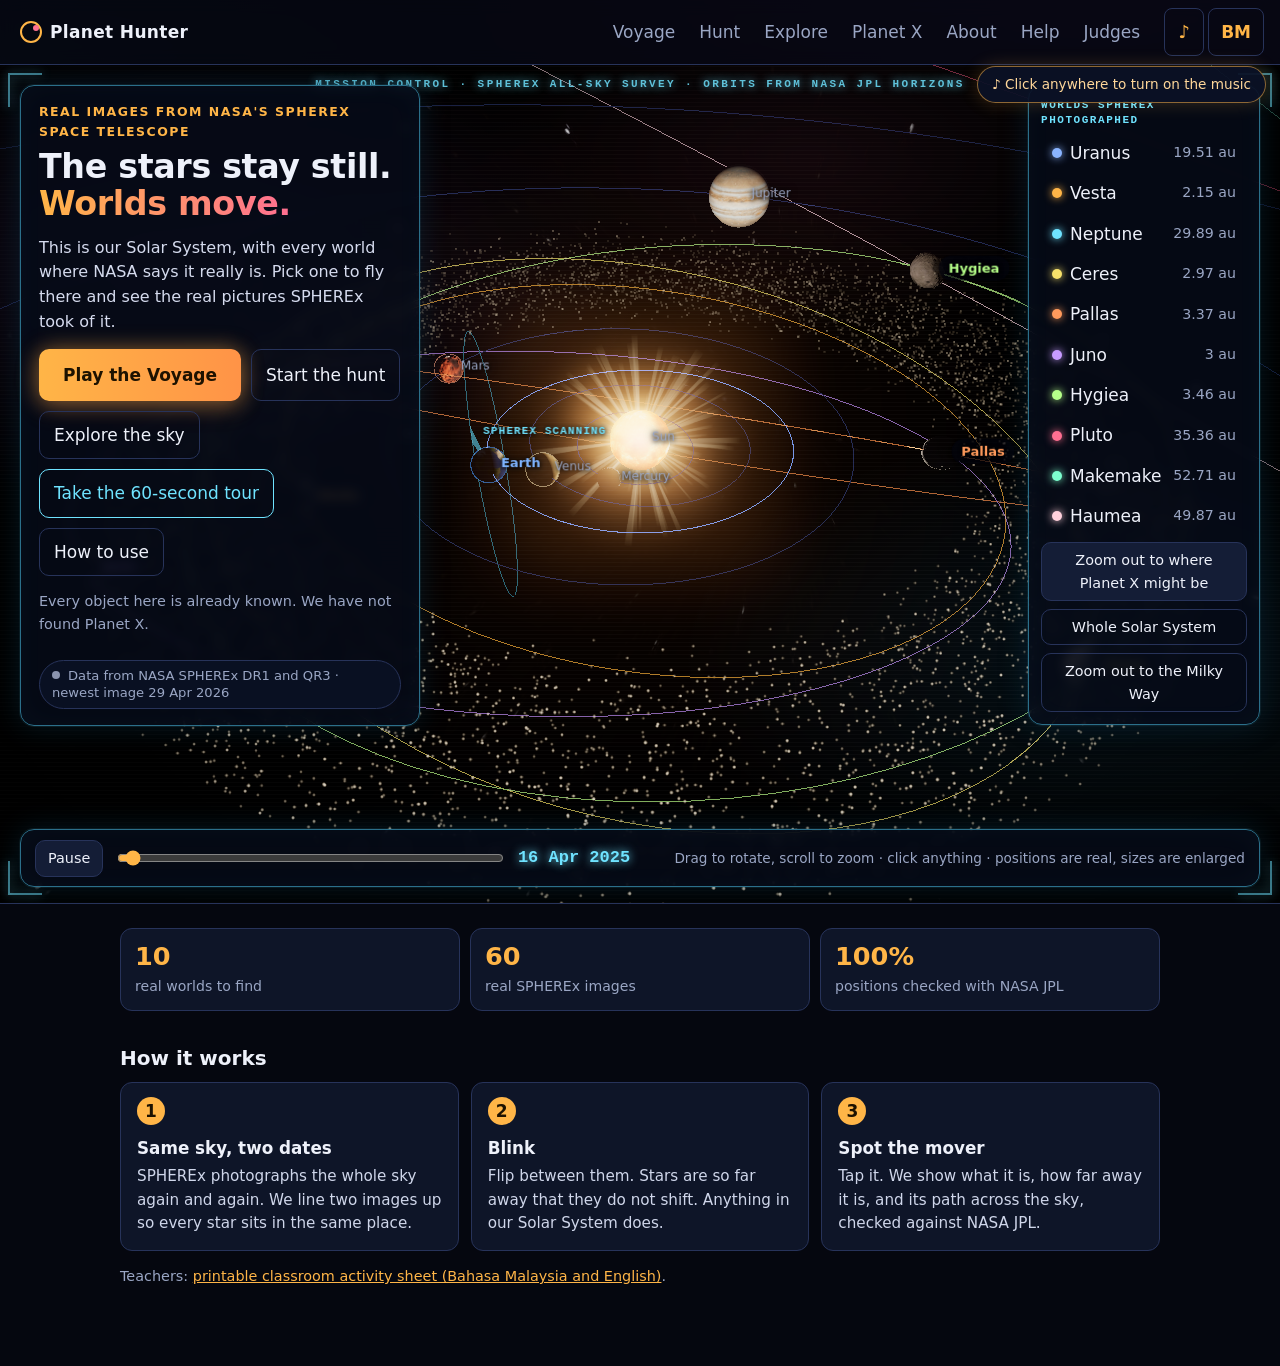
<file: index.html>
<!doctype html>
<html lang="en">
<head>
<meta charset="utf-8">
<meta name="viewport" content="width=device-width, initial-scale=1">
<title>Planet Hunter: see the sky move in real SPHEREx images</title>
<meta name="description" content="Watch real NASA SPHEREx images change over time. Spot the worlds that move, play back their paths, and learn how Planet X could be found.">
<link rel="stylesheet" href="style.css?v=74">
<link rel="modulepreload" href="vendor/three.module.min.js">
</head>
<body>

<!-- False colour for the infrared images: brightness is mapped to a colour ramp. Switch off with the Colour button. -->
<svg width="0" height="0" aria-hidden="true" style="position:absolute">
  <filter id="ir" color-interpolation-filters="sRGB">
    <feComponentTransfer>
      <feFuncR type="table" tableValues="0.01 0.10 0.42 0.92 1"/>
      <feFuncG type="table" tableValues="0.02 0.07 0.20 0.66 1"/>
      <feFuncB type="table" tableValues="0.07 0.36 0.50 0.42 1"/>
    </feComponentTransfer>
  </filter>
</svg>

<header class="top">
  <button class="brand" data-view="home"><span class="logo" aria-hidden="true"></span>Planet Hunter</button>
  <nav>
    <button data-view="voyage">Voyage</button>
    <button data-view="hunt">Hunt</button>
    <button data-view="explore">Explore</button>
    <button data-view="lab">Planet X</button>
    <button data-view="about">About</button>
    <button data-view="help">Help</button>
    <button data-view="judges">Judges</button>
  </nav>
  <div class="top-tools">
    <button id="musicBtn" class="lang music" aria-pressed="true" aria-label="Music">♪</button>
    <button id="langBtn" class="lang" aria-label="Language / Bahasa"></button>
  </div>
</header>

<main>
<p id="error" class="error" hidden></p>

<section id="home" class="view">
  <div id="space" class="space">
    <div class="space-canvas"></div>
    <div class="nebula" aria-hidden="true"></div>
    <canvas class="meteors" aria-hidden="true"></canvas>
    <div class="labels"></div>
    <p class="space-loading">Loading the 3D Solar System…</p>
    <div class="frame-hud" aria-hidden="true"><i class="hb tl"></i><i class="hb tr"></i><i class="hb bl"></i><i class="hb br"></i></div>
    <p class="hud-strip">Mission control · SPHEREx all-sky survey · orbits from NASA JPL Horizons</p>

    <div class="space-title">
      <p class="eyebrow">Real images from NASA's SPHEREx space telescope</p>
      <h1>The stars stay still.<br><span class="hl">Worlds move.</span></h1>
      <p class="lead">This is our Solar System, with every world where NASA says it really is. Pick one to fly there and see the real pictures SPHEREx took of it.</p>
      <div class="cta">
        <button class="primary" data-view="voyage">Play the Voyage</button>
        <button id="startBtn" class="ghost" disabled>Loading…</button>
        <button id="exploreBtn" class="ghost" data-view="explore">Explore the sky</button>
        <button class="ghost tour-btn" data-tour>Take the 60-second tour</button>
        <button class="ghost" data-view="help">How to use</button>
      </div>
      <p class="note">Every object here is already known. We have not found Planet X.</p>
      <button id="dataStatus" class="data-status" data-proof="about:freshness">Checking NASA's servers…</button>
    </div>

    <div class="space-worlds">
      <h3>Worlds SPHEREx photographed</h3>
      <div id="worldList"></div>
      <button id="pxBtn" class="small">Zoom out to where Planet X might be</button>
      <button id="homeBtn" class="small ghost">Whole Solar System</button>
      <button id="galaxyBtn" class="small ghost">Zoom out to the Milky Way</button>
    </div>

    <div class="intro-cap" aria-hidden="true"><p id="introTop"></p><p id="introSub"></p></div>
    <aside id="infoPanel" class="world-panel info-panel" hidden>
      <button id="infoBack" class="ghost small">← Back</button>
      <h2 id="infoName"></h2>
      <p id="infoKind" class="note"></p>
      <p id="infoText"></p>
      <dl id="infoFacts" class="telemetry facts"></dl>
      <p id="infoNote" class="note"></p>
      <button id="infoDive" class="primary" hidden>Dive to the Solar System</button>
    </aside>
    <aside id="worldPanel" class="world-panel" hidden>
      <button id="worldBack" class="ghost small">← All worlds</button>
      <h2 id="worldName"></h2>
      <p id="worldKind" class="note"></p>
      <div id="worldView"></div>
      <p id="worldBlurb"></p>
      <p id="worldSaw" class="note"></p>
      <dl class="telemetry">
        <dt>Distance from Earth</dt><dd id="teleDist"></dd>
        <dt>Its light reaches us in</dt><dd id="teleLight"></dd>
      </dl>
      <p id="worldAngle" class="note"></p>
      <div class="cta">
        <button id="worldStack" class="primary">See it in 3D time</button>
        <button id="worldExplore" class="ghost">Explore it</button>
      </div>
    </aside>

    <div class="space-time">
      <button id="playBtn" class="small">Pause</button>
      <input id="timeSlider" type="range" min="0" max="1" value="0" step="1" aria-label="Date">
      <span id="timeLabel"></span>
      <p class="space-help">Drag to rotate, scroll to zoom · click anything · positions are real, sizes are enlarged</p>
    </div>
    <p class="no3d-msg">This browser cannot show the 3D view. Use Hunt and Explore above.</p>
  </div>

  <div class="stats" id="stats"></div>

  <h2>How it works</h2>
  <div class="steps">
    <div class="step"><b>1</b><h3>Same sky, two dates</h3><p>SPHEREx photographs the whole sky again and again. We line two images up so every star sits in the same place.</p></div>
    <div class="step"><b>2</b><h3>Blink</h3><p>Flip between them. Stars are so far away that they do not shift. Anything in our Solar System does.</p></div>
    <div class="step"><b>3</b><h3>Spot the mover</h3><p>Tap it. We show what it is, how far away it is, and its path across the sky, checked against NASA JPL.</p></div>
  </div>
  <p class="note">Teachers: <a href="classroom.html">printable classroom activity sheet (Bahasa Malaysia and English)</a>.</p>
</section>

<section id="hunt" class="view" hidden>
  <div id="huntPlay">
    <div class="hud"><span id="progress"></span><span class="dots" id="dots"></span><span id="tally"></span></div>
    <ol class="steps3" id="steps3">
      <li data-step="detect"><b>1</b> Detect</li>
      <li data-step="predict"><b>2</b> Predict</li>
      <li data-step="classify"><b>3</b> Classify</li>
    </ol>
    <div class="hunt-grid">
      <div class="hunt-left">
        <div class="stagewrap hunt-stage"><div id="huntView"></div>
          <div id="stepCard" class="step-card" hidden>
            <p id="stepDone" class="step-done"></p>
            <p id="stepNext" class="step-next"></p>
            <h3 id="stepTitle"></h3>
            <p id="stepText"></p>
            <button id="stepGo" class="primary"></button>
          </div>
        </div>
        <div class="controls" id="huntControls">
          <button data-mode="blink" class="mode on">Blink</button>
          <button data-mode="slide" class="mode">Slide</button>
          <button data-mode="diff" class="mode" title="Subtract one image from the other">Difference</button>
          <button id="pauseBtn">Pause</button>
          <input id="slider" type="range" min="0" max="100" value="50" aria-label="Fade between the two images" hidden>
        </div>
        <p id="modeTip" class="note"></p>
      </div>
      <div class="hunt-right">
        <p id="stepHead" class="step-head"></p>
        <p id="prompt" class="prompt"></p>
        <div id="skipRow" class="next-row" hidden>
          <button id="skipBtn" class="ghost">Skip this step</button>
          <span class="note">Stuck? Skipping scores 0 for the step and moves on.</span>
        </div>
        <div id="nextRow" class="next-row" hidden>
          <button id="nextBtn" class="primary">Next</button>
          <span class="note">or press Enter</span>
        </div>
        <div id="quiz" class="quiz" hidden></div>
        <p id="stepNote" class="tip" hidden></p>
        <div id="card" class="card" hidden>
          <h2 id="verdict"></h2>
          <h3 id="objName"></h3>
          <p id="blurb"></p>
          <ul id="facts"></ul>
          <div id="ruler"></div>
          <p class="badge" id="badge"></p>
        </div>
      </div>
    </div>
  </div>
  <div id="huntEnd" hidden>
    <p class="eyebrow">Hunt complete</p>
    <h1 id="scoreLine"></h1>
    <p id="rank" class="lead"></p>
    <figure class="share-card"><img id="shareImg" alt="Your result card"><figcaption class="cta"><button id="shareBtn" class="primary">Share my result</button><button id="saveBtn" class="ghost">Save the picture</button></figcaption></figure>
    <h2>So where is Planet X?</h2>
    <p id="planetx"></p>
    <div id="rulerX"></div>
    <p id="vsLine" class="tip"></p>
    <div id="endChart"></div>
    <p>Telescopes like SPHEREx photograph more than a billion objects. No one person can check them all. Computers help, but the search still needs people who know what to look for. Now you do.</p>
    <div class="cta">
      <button class="primary" data-view="lab">Try to hide a Planet X</button>
      <button class="ghost" data-view="explore">Explore every object</button>
      <button id="againBtn" class="ghost">Hunt again</button>
    </div>
  </div>
</section>

<section id="explore" class="view" hidden>
  <div id="exploreList">
    <p class="eyebrow">Explore</p>
    <h1>Watch the sky change</h1>
    <p class="lead">Pick an object to play back real SPHEREx images of it, date by date.</p>
    <div class="grid" id="grid"></div>
  </div>
  <div id="exploreDetail" hidden>
    <button id="backBtn" class="ghost small">← All objects</button>
    <h1 id="exName"></h1>
    <p id="exBlurb" class="lead"></p>
    <div class="detail">
      <div>
        <div class="stagewrap"><div id="exView"></div><div id="stackView" class="stackview" hidden></div></div>
        <div class="controls">
          <button data-exmode="rgb" class="exmode on">Three-colour</button>
          <button data-exmode="play" class="exmode">Time-lapse</button>
          <button data-exmode="blink" class="exmode">Blink first / last</button>
          <button data-exmode="diff" class="exmode">Difference</button>
          <button data-exmode="stack" class="exmode">3D time stack</button>
          <button data-exmode="scan" class="exmode">Computer scan</button>
          <button data-exmode="pass" class="exmode" id="passBtn" hidden>Six months apart</button>
          <button id="exPause">Pause</button>
          <input id="scrub" type="range" min="0" max="1" value="0" step="1" aria-label="Choose an image by date">
        </div>
        <div class="controls">
          <label class="check"><input type="checkbox" id="pathChk" checked> Show path</label>
          <label class="check"><input type="checkbox" id="colourChk" checked> Infrared colour</label>
          <button id="measureBtn">Measure it yourself</button>
        </div>
        <p id="exTip" class="tip" hidden></p>
      </div>
      <div>
        <h2>This image</h2>
        <dl id="frameInfo" class="info"></dl>
        <h2>The object</h2>
        <dl id="objInfo" class="info"></dl>
        <div id="exRuler"></div>
        <h2>Light SPHEREx saw</h2>
        <div id="exBands"></div>
        <h2>Farther means slower</h2>
        <div id="exChart"></div>
      </div>
    </div>
  </div>
</section>

<section id="lab" class="view" hidden>
  <p class="eyebrow">Planet X lab</p>
  <h1>Why is Planet X so hard to find?</h1>
  <p class="lead">Some astronomers think an unseen planet may orbit far beyond Neptune. Nobody has found it. Here you can see why: the farther a world is, the slower it moves and the fainter it gets.</p>

  <h2>Farther means slower</h2>
  <div id="labChart"></div>

  <h2>Hide your own Planet X</h2>
  <p>This places a <strong>simulated</strong> planet into two real SPHEREx images. Its movement and brightness are scaled from the real Pluto in the same images. Push it farther away and try to find it.</p>
  <div class="detail">
    <div>
      <div class="stagewrap"><div id="labView"></div></div>
      <p id="labMsg" class="prompt"></p>
    </div>
    <div>
      <label for="distSlider" class="lbl">Distance from the Sun: <strong id="labDist"></strong></label>
      <input id="distSlider" type="range" min="0" max="100" value="31">
      <p class="note" id="labBase"></p>
      <p class="lbl">Size of the planet</p>
      <div class="controls left" id="labSizes"></div>
      <ul id="labOut"></ul>
      <p id="labVerdict" class="verdict"></p>
      <div class="cta">
        <button id="labNew" class="primary">Hide it somewhere new</button>
        <button id="labReveal" class="ghost">Reveal</button>
      </div>
      <p class="note">This is a simulation for learning. The planet is made up; the sky behind it is real. It assumes the planet reflects sunlight as well as Pluto does, and that its motion scales simply with distance.</p>
    </div>
  </div>
</section>

<section id="voyage" class="view voyage" hidden>
  <div id="vyCanvas" class="vy-canvas"></div>
  <div class="vy-bar top"></div><div class="vy-bar bottom"></div>

  <div id="vyHud" class="vy-hud" hidden>
    <div class="vy-chip"><span>CHAPTER</span><b id="vyChapter"></b></div>
    <div class="vy-chip wide"><span>DISTANCE TO SIGNAL</span><div class="vy-meter"><i id="vyProg"></i></div></div>
    <div class="vy-chip wide"><span>HULL</span><div class="vy-meter hull"><i id="vyHull"></i></div></div>
    <div class="vy-chip"><span>MISSILES</span><b id="vyMissiles" class="vy-ammo"></b></div>
    <div class="vy-chip"><span>SUNLIGHT</span><b id="vySun"></b></div>
    <div class="vy-chip"><span>DATA</span><b id="vyData">0</b> <b id="vyCombo" class="vy-combo"></b></div>
    <button id="vyPause" class="vy-pause" aria-label="Pause">❚❚</button>
  </div>

  <p id="vyBuff" class="vy-buff"></p>

  <div class="vy-touch">
    <button id="vyTouchCentre" type="button">LEVEL</button>
    <button id="vyTouchBoost" type="button">BOOST</button>
    <button id="vyTouchMissile" type="button">MISSILE</button>
  </div>

  <div id="vyCount" class="vy-count" hidden aria-live="assertive"></div>
  <div id="vyMenu" class="vy-menu" hidden role="dialog" aria-label="Paused">
    <div class="vy-menu-card">
      <h2>Paused</h2>
      <button id="vyResume" class="primary">Resume</button>
      <button id="vyRestart" class="ghost">Restart this chapter</button>
      <button id="vyStartOver" class="ghost">Start over from the beginning</button>
      <button id="vyQuit" class="ghost">Quit to the start screen</button>
      <p class="note">The Esc key also pauses and resumes.</p>
    </div>
  </div>
  <div id="vyComm" class="vy-comm" hidden><b id="vyWho"></b><p id="vySay"></p></div>

  <div id="vyCard" class="vy-card" hidden><p id="vyKicker"></p><h1 id="vyTitle"></h1><p id="vySub"></p></div>

  <div id="vyScan" class="vy-scan" hidden>
    <p class="vy-scan-head">SCANNER · REAL SPHEREx IMAGES · <b id="vyMode"></b></p>
    <div class="vy-viewwrap"><div id="vyView"></div><div id="vyReticle" class="vy-reticle"></div></div>
    <div id="vyStackBox" class="vy-stackbox" hidden>
      <div class="vy-stackview"><canvas id="vyStack"></canvas><svg id="vyStackMark" class="mark" viewBox="0 0 100 100"></svg></div>
      <p id="vyStackInfo" class="note"></p>
      <label class="vy-slider"><span>DRIFT EAST–WEST</span><input id="vyVx" type="range"></label>
      <label class="vy-slider"><span>DRIFT NORTH–SOUTH</span><input id="vyVy" type="range"></label>
      <div class="vy-lockrow"><span>SIGNAL</span><div class="vy-meter lock"><i id="vySignal"></i></div><b id="vyStackTime"></b></div>
      <p id="vyStackHint" class="vy-hint"></p>
    </div>
    <div id="vyLockRow" class="vy-lockrow"><span id="vyLockLabel">LOCK</span><div class="vy-meter lock"><i id="vyLock"></i></div><b id="vyTime"></b></div>
    <div id="vyResult" class="vy-result" hidden>
      <p class="vy-ok">LOCK CONFIRMED <b id="vyGrade" class="vy-grade"></b></p>
      <h2 id="vyRName"></h2>
      <p id="vyRKind" class="note"></p>
      <p id="vyRBlurb"></p>
      <p id="vyRFact"></p>
      <p class="badge">✔ Checked against NASA JPL Horizons</p>
      <button id="vyNext" class="primary"></button>
    </div>
  </div>

  <div id="vyEnd" class="vy-start vy-end" hidden>
    <p class="eyebrow">Voyage complete</p>
    <h1 id="vyEndRank"></h1>
    <p class="lead">Data collected: <b id="vyEndData"></b></p>
    <ul id="vyEndGrades" class="vy-grades"></ul>
    <p>Every one of the ten worlds you locked is real, seen in real SPHEREx images at positions checked against NASA JPL. The eleventh was a simulation. If a Planet X exists, it is still out there, and stacking images is how astronomers are searching for it.</p>
    <div class="cta" style="justify-content:center">
      <button id="vyAgain" class="primary">Fly again</button>
      <button class="ghost" data-view="explore">See the real worlds</button>
    </div>
  </div>

  <div id="vyStartBox" class="vy-start">
    <p class="eyebrow">A Planet Hunter adventure</p>
    <h1>Voyage to <span class="hl">Planet X</span></h1>
    <p id="vyStartMsg" class="lead">Pilot your ship from the asteroid belt to the edge of the Solar System. Dodge the debris, then use your scanner, fed with real SPHEREx images, to lock onto each hidden world.</p>
    <ul class="vy-keys">
      <li><b>Mouse</b> or <b>arrow keys</b>: steer</li>
      <li><b>Lasers</b>: fire by themselves</li>
      <li><b>Right click</b> or <b>X</b>: launch a homing missile (unlimited)</li>
      <li><b>Space</b>: boost</li>
      <li><b>Rings</b>: shield, magnet, rapid fire</li>
      <li><b>On a phone</b>: tilt the phone to steer (allow motion access if asked). Lasers fire by themselves. Buttons: MISSILE, BOOST, and LEVEL to reset the tilt</li>
      <li><b>Scanner</b>: a different challenge at each world. Your ship's computer explains each one</li>
    </ul>
    <button id="vyStart" class="primary">Launch</button>
    <p class="note">The ship, debris, lasers, radio voices and the look of each world are game fiction. The scanner pictures, positions, distances and sunlight levels are real.</p>
  </div>
</section>

<section id="help" class="view" hidden>
  <p class="eyebrow">How to use</p>
  <h1>How to use Planet Hunter</h1>
  <p class="lead">Planet Hunter shows real pictures of the sky from NASA's SPHEREx telescope. In them the stars stay still and the worlds of our Solar System move. Here is what each part does and how to use it.</p>
  <div class="cta"><button class="primary" data-tour>Take the 60-second tour</button></div>
  <div class="criteria help">
    <article class="crit">
    <h3>1. The front page: our Solar System in 3D</h3>
    <ul>
      <li><b>Look around:</b> drag to turn the view. Scroll, or pinch on a phone, to zoom in and out.</li>
      <li><b>Learn:</b> click any planet, the Sun, Saturn's rings, the asteroid belt or SPHEREx to open its info card.</li>
      <li><b>Fly to a world:</b> pick one from the list of worlds. The camera flies there and shows the real SPHEREx pictures of it.</li>
      <li><b>Go bigger:</b> the buttons under the list zoom out to where a Planet X might be, and to the whole Milky Way.</li>
      <li><b>Time:</b> the bar at the bottom moves the date, so you can watch the planets travel along their orbits.</li>
    </ul>
    <div class="cta"><button class="small" data-proof="home">Show me</button></div>
    </article>
    <article class="crit">
    <h3>2. Explore: watch the sky change</h3>
    <ul>
      <li>Choose one of the ten worlds. Then pick a view from the buttons above the picture:</li>
      <li><b>Three-colour:</b> three real pictures in red, green and blue. The moving world shows up three times, once in each colour.</li>
      <li><b>Time-lapse:</b> plays the real pictures one after another, like a short film.</li>
      <li><b>Blink:</b> flips between the first and last picture. Look for the dot that jumps.</li>
      <li><b>Difference:</b> subtracts one picture from the other. Stars disappear; what moved is left.</li>
      <li><b>3D time stack:</b> each picture becomes a sheet in a pile. Stars make straight pillars; the world makes a slanted line. Drag to turn it.</li>
      <li><b>Computer scan:</b> see what an automatic detector finds, and when it gets it wrong.</li>
      <li><b>Six months apart:</b> the same patch of sky half a year later, for worlds SPHEREx saw twice.</li>
      <li><b>Measure it yourself:</b> click the world in two pictures and compare your answer with NASA's.</li>
    </ul>
    <div class="cta"><button class="small" data-proof="explore:pluto:blink">Show me</button></div>
    </article>
    <article class="crit">
    <h3>3. Hunt: find moving worlds like an astronomer</h3>
    <ul>
      <li>There are 12 missions. Each has up to three steps. A card on the picture tells you what to do: read it, then press its button to begin.</li>
      <li><b>Detect:</b> two real pictures take turns. Tap the dot that jumps while the stars stay still. You have two tries.</li>
      <li><b>Predict:</b> click on the picture where you think the world will be (or was) on another date. Then you see the real picture from that date.</li>
      <li><b>Classify:</b> from how fast it moved, choose where it orbits.</li>
      <li>Press <b>Next</b>, or the Enter key, to move on. Stuck? Press <b>Skip this step</b>. At the end you get a rank and a result card to share.</li>
    </ul>
    <div class="cta"><button class="small" data-proof="hunt">Show me</button></div>
    </article>
    <article class="crit">
    <h3>4. Planet X lab: why a far planet is so hard to find</h3>
    <ul>
      <li>The chart shows the real worlds: the farther from the Sun, the slower they move across the sky.</li>
      <li>Move the slider to push a made-up planet farther away, and pick its size. Watch it become fainter and slower in two real pictures.</li>
    </ul>
    <div class="cta"><button class="small" data-proof="lab">Show me</button></div>
    </article>
    <article class="crit">
    <h3>5. Voyage: the space game</h3>
    <ul>
      <li><b>On a computer:</b> steer with the mouse or the arrow keys. Lasers fire by themselves. Right click or X launches a missile; Space boosts.</li>
      <li><b>On a phone:</b> tilt the phone to steer (allow motion access if asked). Use the MISSILE and BOOST buttons, and LEVEL to reset the tilt.</li>
      <li>At each world, your ship's scanner uses real SPHEREx pictures. Follow the ship computer's instructions to lock on.</li>
    </ul>
    <div class="cta"><button class="small" data-proof="voyage">Show me</button></div>
    </article>
    <article class="crit">
    <h3>6. Handy extras</h3>
    <ul>
      <li><b>Words with a dotted line</b>, such as au or arcsecond: tap them for a plain explanation.</li>
      <li><b>BM</b> (top right) switches the whole site to Bahasa Malaysia. <b>♪</b> turns the music on or off.</li>
      <li><b>About</b> explains where the pictures come from and what is real. Teachers will find a printable classroom sheet on the front page, below the 3D view.</li>
    </ul>
    </article>
  </div>
  <div class="cta"><button class="primary" data-view="home">Start exploring</button></div>
</section>

<section id="judges" class="view" hidden>
  <p class="eyebrow">For judges</p>
  <h1>Planet Hunter, criterion by criterion</h1>
  <p class="lead">The challenge: a public web tool that displays SPHEREx sky images and makes it easy for anyone to see how they change over time. Each claim below has a button that takes you straight to the proof on this site.</p>
  <div class="judge-videos">
    <figure><video src="requirements.mp4?v=2#t=1.5" controls preload="metadata" playsinline></video><figcaption>Demo: how it meets the challenge (30 seconds)</figcaption></figure>
    <figure><video src="trailer.mp4?v=4#t=27" controls preload="metadata" playsinline></video><figcaption>Trailer (30 seconds)</figcaption></figure>
  </div>
  <div class="cta"><button class="primary" data-tour>Take the 60-second tour</button><button class="ghost" data-proof="about:method">How the data was made</button></div>

  <div class="criteria">
    <article class="crit">
      <h2><b>1</b> Impact</h2>
      <p class="crit-q">How many people can it help or inspire?</p>
      <ul>
        <li><span>Free and public. No login, no install, on a computer or a phone.</span><button class="small" data-proof="home">Open the start page</button></li>
        <li><span>Teaches the real steps of discovery to anyone, from school pupils up.</span><button class="small" data-proof="hunt">Start the hunt</button></li>
        <li><span>In English and Bahasa Malaysia (the BM button, top right).</span></li>
        <li><span>A ready-made 30-minute lesson for teachers, in both languages.</span><a class="btnlink small" href="classroom.html">Classroom sheet</a></li>
      </ul>
    </article>
    <article class="crit">
      <h2><b>2</b> Creativity</h2>
      <p class="crit-q">What is new here?</p>
      <ul>
        <li><span>A three-step hunt that copies real astronomy: detect, predict against a third real image, classify.</span><button class="small" data-proof="hunt">Try it</button></li>
        <li><span>The 3D time stack: change over time as one shape.</span><button class="small" data-proof="explore:pluto:stack">See it</button></li>
        <li><span>Three-colour pictures in which a moving world splits into red, green and blue.</span><button class="small" data-proof="explore:uranus:rgb">See it</button></li>
        <li><span>Human against machine: an automatic detector tries the same job, and you see when it fails.</span><button class="small" data-proof="explore:makemake:scan">See it fail</button></li>
        <li><span>A space game whose finale is the real method of the Planet Nine search: stacking images.</span><button class="small" data-proof="voyage">Play the Voyage</button></li>
      </ul>
    </article>
    <article class="crit">
      <h2><b>3</b> Validity</h2>
      <p class="crit-q">Is the science sound and the data used accurately?</p>
      <ul>
        <li><span>Every sky image is a real SPHEREx observation, with its date, detector and a link to NASA's original file.</span><button class="small" data-proof="explore:pluto:play">See an image's details</button></li>
        <li><span>Every position is checked against NASA JPL Horizons. The faintest detection used is 11 times the background noise. Eris was left out as too faint.</span><button class="small" data-proof="about:method">Data and method</button></li>
        <li><span>Our own detector's score is shown honestly: right for 7 of 10 worlds.</span><button class="small" data-proof="explore:makemake:scan">See a miss</button></li>
        <li><span>On every visit the site checks NASA's servers live and shows whether its pictures use the latest SPHEREx release. A weekly automatic check alerts the team to new releases.</span><button class="small" data-proof="about:freshness">Data status</button></li>
        <li><span>Simplifications, simulations and decoration are stated openly.</span><button class="small" data-proof="about:limits">What this can't do</button></li>
      </ul>
    </article>
    <article class="crit">
      <h2><b>4</b> Relevance</h2>
      <p class="crit-q">Does it answer the challenge, with NASA data at its core?</p>
      <ul>
        <li><span>Displays SPHEREx sky images: 60 real images of 10 worlds.</span><button class="small" data-proof="explore">Explore all worlds</button></li>
        <li><span>Change over time, one click each:</span><span class="btnrow"><button class="small" data-proof="explore:pluto:blink">Blink</button><button class="small" data-proof="explore:pluto:play">Time-lapse</button><button class="small" data-proof="explore:pluto:pass">Six months apart</button><button class="small" data-proof="explore:pluto:stack">3D stack</button></span></li>
        <li><span>Open NASA data throughout: SPHEREx images from NASA/IPAC, positions and orbits from NASA JPL.</span><button class="small" data-proof="home:galaxy">See the orbits</button></li>
      </ul>
    </article>
    <article class="crit">
      <h2><b>5</b> Presentation</h2>
      <p class="crit-q">Is it clear to someone without a science background?</p>
      <ul>
        <li><span>A 60-second guided tour of the whole site.</span><button class="small" data-tour>Take the tour</button></li>
        <li><span>Step-by-step cards in the hunt, and plain-word explanations: tap any word with a dotted line, such as au or arcsecond.</span></li>
        <li><span>A Help page that explains every part, and a welcome card for first-time visitors.</span><button class="small" data-proof="help">Open Help</button></li>
        <li><span>Info cards on everything in the 3D view.</span><button class="small" data-proof="home:rings">Saturn's rings</button></li>
        <li><span>Two 30-second videos, above.</span></li>
      </ul>
    </article>
  </div>
</section>

<section id="about" class="view" hidden>
  <p class="eyebrow">About</p>
  <h1>What you are looking at</h1>
  <p class="lead">Planet Hunter was built for the 2026 NASA Space Apps Challenge, "Planet X and SPHEREx": make a public tool that shows SPHEREx images of the sky and makes it easy for anyone to see how they change over time.</p>

  <h2>The telescope</h2>
  <p>SPHEREx is a NASA space telescope launched in 2025. It maps the entire sky about every six months in 102 colours of near-infrared light, which our eyes cannot see. Each image here covers a patch of sky about a fifth of a degree across, smaller than half the width of the full Moon.</p>

  <h2>How these images were made</h2>
  <ul>
    <li>For each object we asked <a href="https://ssd.jpl.nasa.gov/horizons/">NASA JPL Horizons</a> where it was on each date.</li>
    <li>We found the SPHEREx exposures that covered that spot in the <a href="https://irsa.ipac.caltech.edu/Missions/spherex.html">NASA/IPAC Infrared Science Archive</a>.</li>
    <li>We cut out the same small patch of sky from each, turned north up, and adjusted the brightness so faint things show.</li>
    <li>A level is only included if the object is detected exactly where JPL says it should be.</li>
  </ul>
  <p>The orange and purple colours are false colour: brightness shown as colour. Switch it off in Explore to see the plain greyscale images. Small specks that appear in only one image are cosmic rays hitting the detector, not objects.</p>
  <p>In the 3D Solar System, the orbits and positions are real, from NASA JPL Horizons. The planets and worlds are drawn very much larger than life so they can be seen, and the specks of the asteroid belt are decoration. The background is a real all-sky photograph of the Milky Way. The pink ring marking where a Planet X might be is hypothetical. The Milky Way you see when you zoom far out is a model made of particles, because nobody can photograph our galaxy from outside: its arm shapes are illustrative, and the Solar System is drawn enormously too large within it.</p>

  <h2>Three-colour pictures</h2>
  <p>The three-colour view combines three real SPHEREx images of the same patch, taken at different times and usually at different infrared wavelengths, as red, green and blue. Longer wavelengths are shown redder. Stars are in all three images, so their colour reflects how bright they are at each wavelength. A moving world is in a different place each time, so it appears three times, once in each colour. Each image's brightness is scaled separately, so the colours are a guide, not a measurement.</p>

  <h2>The hunt and the automatic detector</h2>
  <p>Each hunt mission has three steps taken from real astronomy: detect the object, predict where it will be in a third real image, and classify it by how fast it moves. The last two missions are Planet X drills: a made-up planet placed into real images, always labelled as simulated.</p>
  <p>The "Computer scan" is classic image processing, not machine learning: it subtracts one image from the other and flags what is left. On our ten real worlds its top pick is right for seven. It is fooled by cosmic rays and it misses the two faintest, most distant worlds, which is exactly where a Planet X would be.</p>

  <h2 id="method">Data and method</h2>
  <p>Every picture on this site was made by the same six steps, run once with Python scripts. Nothing is changed except alignment, brightness and colour.</p>
  <ol class="pipeline">
    <li><b>NASA JPL Horizons</b><span>Where each world was, at the exact moment of each image.</span></li>
    <li><b>SPHEREx archive</b><span>Which exposures covered that spot (NASA/IPAC, releases <i id="relNames">DR1 and QR3</i>).</span></li>
    <li><b>Cut-out</b><span>Read only the small patch needed, from NASA's copy on AWS Open Data.</span></li>
    <li><b>Align</b><span>Turn north up on a common grid, so stars match pixel for pixel.</span></li>
    <li><b>Check</b><span>Keep a world only if it is detected at the predicted spot in both images, at least 5 times the background noise.</span></li>
    <li><b>Your screen</b><span>Small pictures and one data file. The site never needs the archive while you use it.</span></li>
  </ol>
  <dl class="numbers">
    <dt>Objects searched</dt><dd>11</dd>
    <dt>Passed the check</dt><dd>10 (Eris failed: only 1.4 to 4 times the noise)</dd>
    <dt>Real SPHEREx images used</dt><dd>60</dd>
    <dt>Faintest detection used</dt><dd>11 times the background noise (Haumea)</dd>
    <dt>Automatic detector</dt><dd>top pick right for 7 of 10 worlds; misses Makemake and Haumea</dd>
  </dl>
  <h3>Simplifications, stated openly</h3>
  <ul>
    <li>Positions are computed from Earth's centre. SPHEREx orbits about 7,000 km from it, which shifts the nearest worlds here by up to about 5 arcseconds: less than one detector pixel (6.2 arcseconds).</li>
    <li>The Planet X simulator scales brightness and motion simply from Pluto (brightness falls with the fourth power of distance, motion with distance).</li>
    <li>Classifying a world by its speed is a first clue only: speed across the sky also depends on where Earth is in its orbit.</li>
    <li>Picture brightness is stretched separately in each image so faint things show. It is not a measurement.</li>
      <li>The shooting stars and coloured haze on the front page, and the music, are decoration.</li>
  </ul>

  <h2 id="freshness">Is the data up to date?</h2>
  <p>Every time this site opens, it asks NASA's servers which SPHEREx data releases exist and compares them with the releases these pictures come from.</p>
  <p id="freshStatus" class="tip">Checking NASA's servers…</p>
  <p>Every Monday, an automatic check on GitHub also looks for new releases and alerts the team. The pictures are then rebuilt with one command, checked against NASA JPL positions again, and published once a person has looked at them.</p>

  <h2 id="limits">What this can't do</h2>
  <ul>
    <li>It does not search for new objects. Every object here is already known, and we chose and checked each one.</li>
    <li>It shows small prepared patches of sky, not the whole SPHEREx survey.</li>
    <li>Brightness is adjusted so faint objects are visible. Brightness on screen is not a scientific measurement.</li>
  </ul>

  <h2>For teachers</h2>
  <p>A one-page classroom activity, in Bahasa Malaysia and English, ready to print: <a href="classroom.html">Lembaran aktiviti kelas / Classroom activity sheet</a>.</p>

  <h2>What is real in the Voyage game</h2>
  <p>The scanner pictures, positions, distances and sunlight levels are real. The ship, debris, weapons and radio voices are fiction. The worlds you fly past are 3D models wrapped in surface maps: Pluto uses NASA's New Horizons map; Uranus, Neptune and Earth use maps based on NASA imagery; Ceres, Haumea and Makemake use artists' maps, because Haumea and Makemake have never been seen up close; Vesta, Pallas, Juno and Hygiea use a map of our Moon as a stand-in, on a made-up shape. The background sky is a real all-sky photograph of the Milky Way.</p>

  <h2>Credits</h2>
  <p>SPHEREx is a NASA mission managed by the Jet Propulsion Laboratory; its data are served by Caltech/IPAC. Object positions are from NASA JPL Horizons. <a href="https://github.com/slashsly5-rgb/planet-hunter">Source code</a>. Planet and sky textures: <a href="https://www.solarsystemscope.com/textures/">Solar System Scope</a> (CC BY 4.0), and NASA/JHUAPL/SwRI for the Pluto map.</p>
</section>
</main>

<div id="tour" class="tour" hidden role="dialog" aria-live="polite">
  <p class="tour-step" id="tourStep"></p>
  <p id="tourText"></p>
  <div class="tour-btns"><button id="tourBack" class="ghost small">Back</button><button id="tourNext" class="primary small">Next</button><button id="tourEnd" class="ghost small">End tour</button></div>
</div>
<div id="welcome" class="welcome" hidden role="dialog" aria-modal="true" aria-labelledby="welcomeTitle">
  <div class="welcome-card">
    <button class="welcome-x" aria-label="Close">×</button>
    <h2 id="welcomeTitle">Welcome to Planet Hunter</h2>
    <p>See the sky change in real pictures from NASA's SPHEREx telescope, and hunt for moving worlds like an astronomer.</p>
    <ol>
      <li><b>Drag</b> the 3D Solar System to look around. <b>Click</b> anything to learn about it.</li>
      <li><b>Pick a world</b> from the list to see its real pictures: the stars stay still, the world moves.</li>
      <li>Then try the <b>Hunt</b>, or play the <b>Voyage</b> game.</li>
    </ol>
    <div class="cta"><button class="primary" data-tour>Take the 60-second tour</button><button class="ghost" data-view="help">How to use</button><button class="ghost">Start exploring</button></div>
  </div>
</div>
<div id="glossPop" class="gloss-pop" role="tooltip" hidden></div>
<script type="module" src="app.js?v=74"></script>
</body>
</html>
</file>
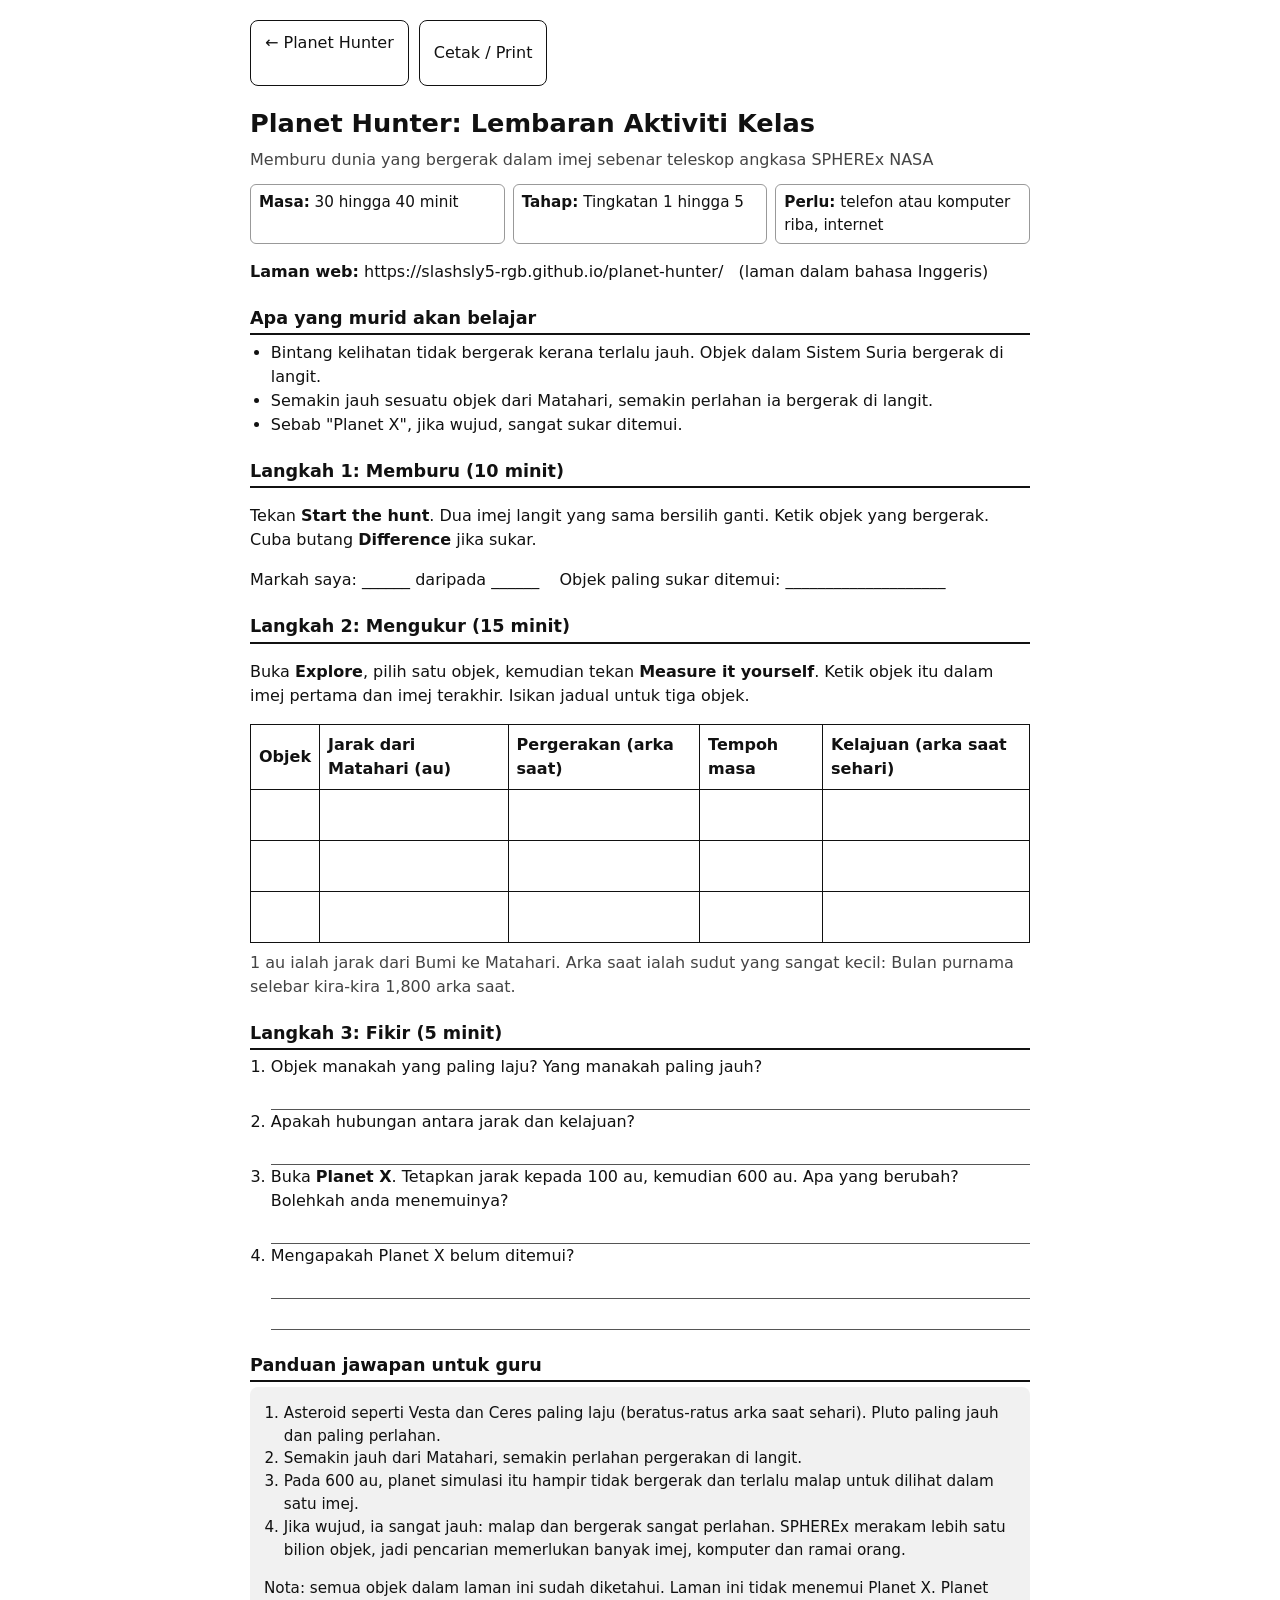
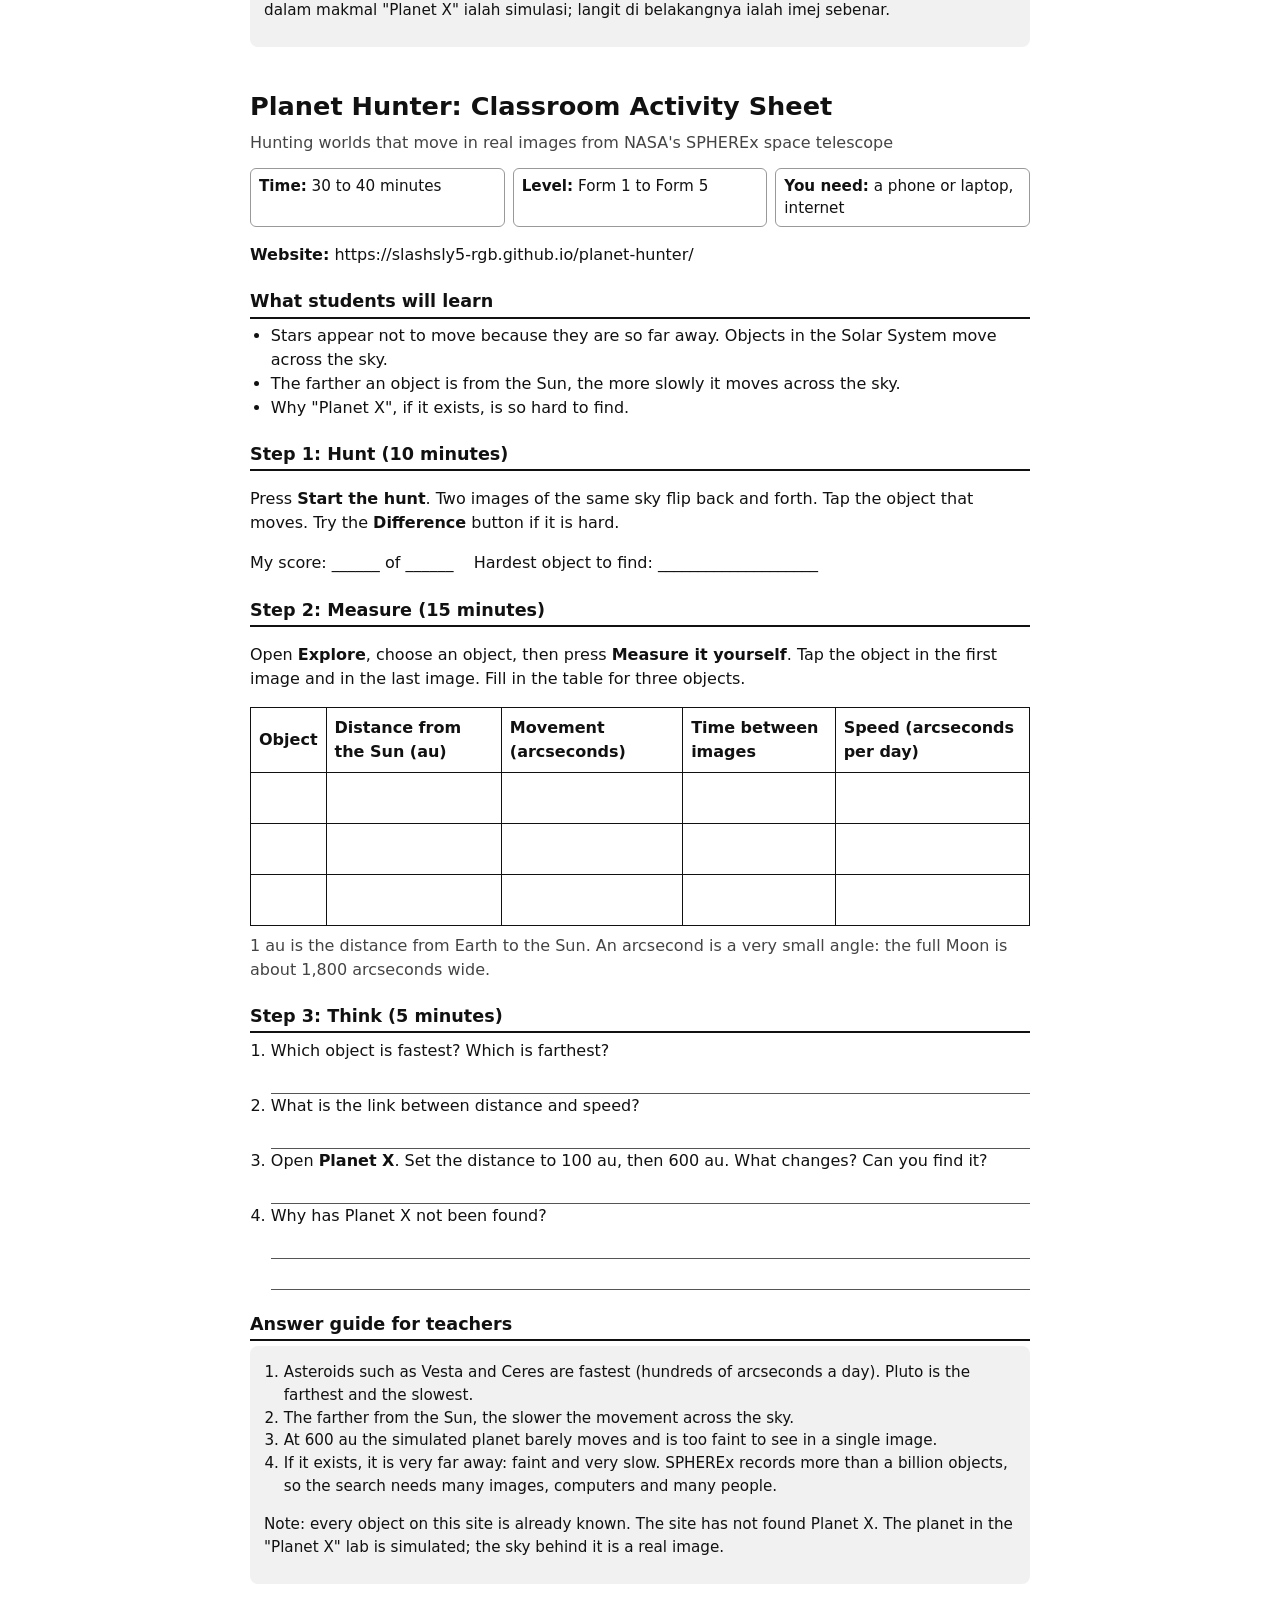
<file: classroom.html>
<!doctype html>
<html lang="ms">
<head>
<meta charset="utf-8">
<meta name="viewport" content="width=device-width, initial-scale=1">
<title>Planet Hunter: lembaran aktiviti kelas / classroom activity sheet</title>
<style>
  body { font: 16px/1.5 system-ui, "Segoe UI", Roboto, sans-serif; color: #111; background: #fff; max-width: 780px; margin: 0 auto; padding: 20px 16px 48px; }
  h1 { font-size: 1.6rem; margin: 0 0 .2em; } h2 { font-size: 1.1rem; margin: 1.2em 0 .3em; border-bottom: 2px solid #111; padding-bottom: 2px; }
  .sub { color: #444; margin: 0 0 .8em; } .bar { display: flex; gap: 10px; flex-wrap: wrap; margin: 0 0 18px; }
  .bar a, .bar button { font: inherit; padding: 10px 14px; min-height: 44px; border: 1px solid #111; border-radius: 8px; background: #fff; color: #111; text-decoration: none; cursor: pointer; }
  table { border-collapse: collapse; width: 100%; margin: .5em 0; } th, td { border: 1px solid #111; padding: 8px; text-align: left; } td { height: 34px; }
  ol, ul { padding-left: 1.3em; margin: .3em 0; } .line { border-bottom: 1px solid #555; height: 30px; }
  .meta { display: grid; grid-template-columns: repeat(3, 1fr); gap: 8px; margin: .6em 0; font-size: .95rem; } .meta div { border: 1px solid #999; border-radius: 6px; padding: 6px 8px; }
  .answers { background: #f1f1f1; border-radius: 8px; padding: 10px 14px; font-size: .95rem; }
  section + section { margin-top: 40px; }
  @media print { .bar { display: none; } body { padding: 0; font-size: 12.5pt; } section + section { break-before: page; margin-top: 0; } .answers { break-inside: avoid; } }
</style>
</head>
<body>
<div class="bar">
  <a href="./">← Planet Hunter</a>
  <button onclick="window.print()">Cetak / Print</button>
</div>

<section lang="ms">
  <h1>Planet Hunter: Lembaran Aktiviti Kelas</h1>
  <p class="sub">Memburu dunia yang bergerak dalam imej sebenar teleskop angkasa SPHEREx NASA</p>
  <div class="meta"><div><b>Masa:</b> 30 hingga 40 minit</div><div><b>Tahap:</b> Tingkatan 1 hingga 5</div><div><b>Perlu:</b> telefon atau komputer riba, internet</div></div>
  <p><b>Laman web:</b> https://slashsly5-rgb.github.io/planet-hunter/ &nbsp; (laman dalam bahasa Inggeris)</p>

  <h2>Apa yang murid akan belajar</h2>
  <ul>
    <li>Bintang kelihatan tidak bergerak kerana terlalu jauh. Objek dalam Sistem Suria bergerak di langit.</li>
    <li>Semakin jauh sesuatu objek dari Matahari, semakin perlahan ia bergerak di langit.</li>
    <li>Sebab "Planet X", jika wujud, sangat sukar ditemui.</li>
  </ul>

  <h2>Langkah 1: Memburu (10 minit)</h2>
  <p>Tekan <b>Start the hunt</b>. Dua imej langit yang sama bersilih ganti. Ketik objek yang bergerak. Cuba butang <b>Difference</b> jika sukar.</p>
  <p>Markah saya: ______ daripada ______ &nbsp;&nbsp; Objek paling sukar ditemui: ____________________</p>

  <h2>Langkah 2: Mengukur (15 minit)</h2>
  <p>Buka <b>Explore</b>, pilih satu objek, kemudian tekan <b>Measure it yourself</b>. Ketik objek itu dalam imej pertama dan imej terakhir. Isikan jadual untuk tiga objek.</p>
  <table>
    <tr><th>Objek</th><th>Jarak dari Matahari (au)</th><th>Pergerakan (arka saat)</th><th>Tempoh masa</th><th>Kelajuan (arka saat sehari)</th></tr>
    <tr><td></td><td></td><td></td><td></td><td></td></tr>
    <tr><td></td><td></td><td></td><td></td><td></td></tr>
    <tr><td></td><td></td><td></td><td></td><td></td></tr>
  </table>
  <p class="sub">1 au ialah jarak dari Bumi ke Matahari. Arka saat ialah sudut yang sangat kecil: Bulan purnama selebar kira-kira 1,800 arka saat.</p>

  <h2>Langkah 3: Fikir (5 minit)</h2>
  <ol>
    <li>Objek manakah yang paling laju? Yang manakah paling jauh? <div class="line"></div></li>
    <li>Apakah hubungan antara jarak dan kelajuan? <div class="line"></div></li>
    <li>Buka <b>Planet X</b>. Tetapkan jarak kepada 100 au, kemudian 600 au. Apa yang berubah? Bolehkah anda menemuinya? <div class="line"></div></li>
    <li>Mengapakah Planet X belum ditemui? <div class="line"></div><div class="line"></div></li>
  </ol>

  <h2>Panduan jawapan untuk guru</h2>
  <div class="answers">
    <ol>
      <li>Asteroid seperti Vesta dan Ceres paling laju (beratus-ratus arka saat sehari). Pluto paling jauh dan paling perlahan.</li>
      <li>Semakin jauh dari Matahari, semakin perlahan pergerakan di langit.</li>
      <li>Pada 600 au, planet simulasi itu hampir tidak bergerak dan terlalu malap untuk dilihat dalam satu imej.</li>
      <li>Jika wujud, ia sangat jauh: malap dan bergerak sangat perlahan. SPHEREx merakam lebih satu bilion objek, jadi pencarian memerlukan banyak imej, komputer dan ramai orang.</li>
    </ol>
    <p>Nota: semua objek dalam laman ini sudah diketahui. Laman ini tidak menemui Planet X. Planet dalam makmal "Planet X" ialah simulasi; langit di belakangnya ialah imej sebenar.</p>
  </div>
</section>

<section lang="en">
  <h1>Planet Hunter: Classroom Activity Sheet</h1>
  <p class="sub">Hunting worlds that move in real images from NASA's SPHEREx space telescope</p>
  <div class="meta"><div><b>Time:</b> 30 to 40 minutes</div><div><b>Level:</b> Form 1 to Form 5</div><div><b>You need:</b> a phone or laptop, internet</div></div>
  <p><b>Website:</b> https://slashsly5-rgb.github.io/planet-hunter/</p>

  <h2>What students will learn</h2>
  <ul>
    <li>Stars appear not to move because they are so far away. Objects in the Solar System move across the sky.</li>
    <li>The farther an object is from the Sun, the more slowly it moves across the sky.</li>
    <li>Why "Planet X", if it exists, is so hard to find.</li>
  </ul>

  <h2>Step 1: Hunt (10 minutes)</h2>
  <p>Press <b>Start the hunt</b>. Two images of the same sky flip back and forth. Tap the object that moves. Try the <b>Difference</b> button if it is hard.</p>
  <p>My score: ______ of ______ &nbsp;&nbsp; Hardest object to find: ____________________</p>

  <h2>Step 2: Measure (15 minutes)</h2>
  <p>Open <b>Explore</b>, choose an object, then press <b>Measure it yourself</b>. Tap the object in the first image and in the last image. Fill in the table for three objects.</p>
  <table>
    <tr><th>Object</th><th>Distance from the Sun (au)</th><th>Movement (arcseconds)</th><th>Time between images</th><th>Speed (arcseconds per day)</th></tr>
    <tr><td></td><td></td><td></td><td></td><td></td></tr>
    <tr><td></td><td></td><td></td><td></td><td></td></tr>
    <tr><td></td><td></td><td></td><td></td><td></td></tr>
  </table>
  <p class="sub">1 au is the distance from Earth to the Sun. An arcsecond is a very small angle: the full Moon is about 1,800 arcseconds wide.</p>

  <h2>Step 3: Think (5 minutes)</h2>
  <ol>
    <li>Which object is fastest? Which is farthest? <div class="line"></div></li>
    <li>What is the link between distance and speed? <div class="line"></div></li>
    <li>Open <b>Planet X</b>. Set the distance to 100 au, then 600 au. What changes? Can you find it? <div class="line"></div></li>
    <li>Why has Planet X not been found? <div class="line"></div><div class="line"></div></li>
  </ol>

  <h2>Answer guide for teachers</h2>
  <div class="answers">
    <ol>
      <li>Asteroids such as Vesta and Ceres are fastest (hundreds of arcseconds a day). Pluto is the farthest and the slowest.</li>
      <li>The farther from the Sun, the slower the movement across the sky.</li>
      <li>At 600 au the simulated planet barely moves and is too faint to see in a single image.</li>
      <li>If it exists, it is very far away: faint and very slow. SPHEREx records more than a billion objects, so the search needs many images, computers and many people.</li>
    </ol>
    <p>Note: every object on this site is already known. The site has not found Planet X. The planet in the "Planet X" lab is simulated; the sky behind it is a real image.</p>
  </div>
</section>
</body>
</html>
</file>
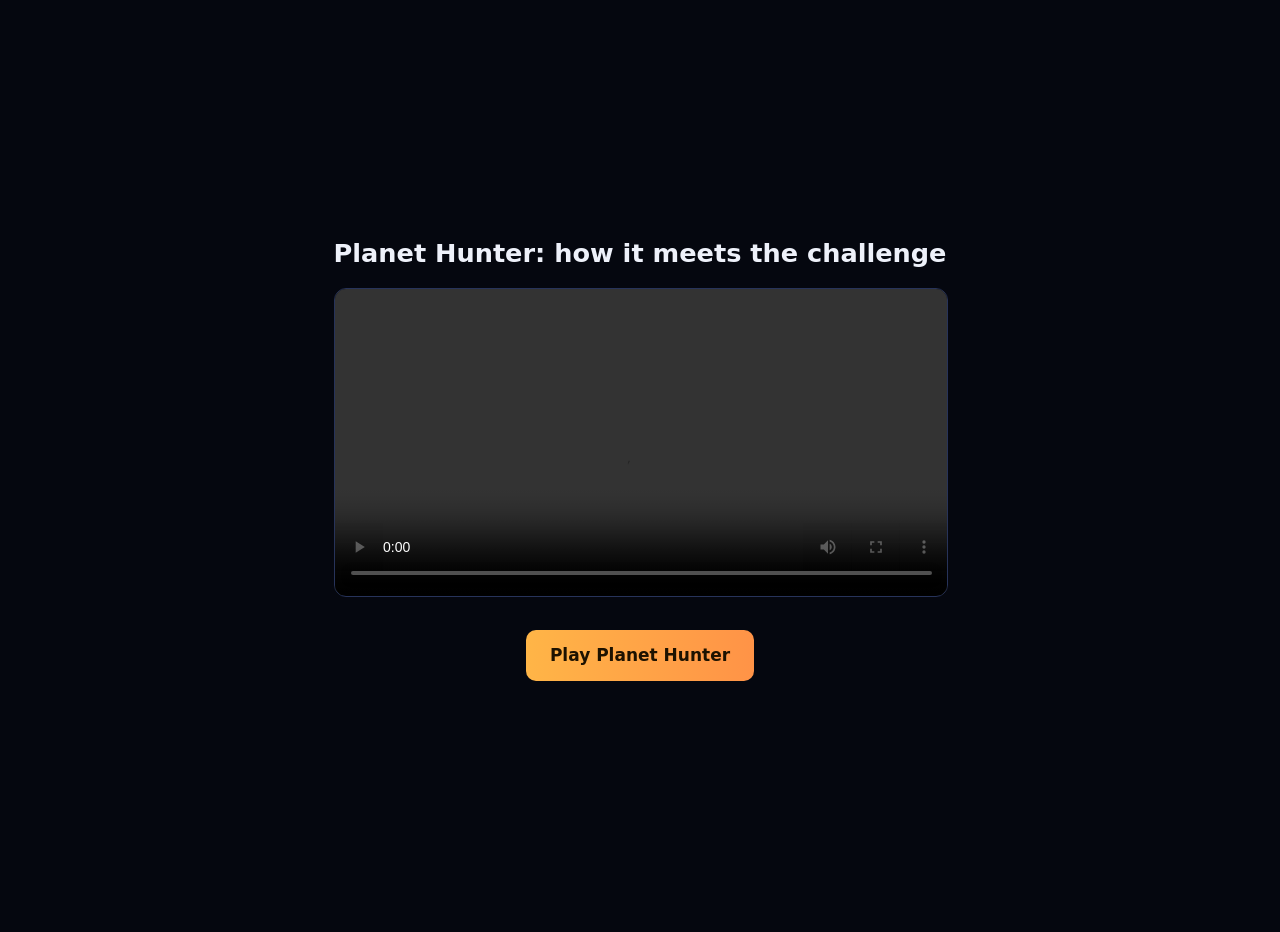
<file: requirements.html>
<!doctype html>
<html lang="en">
<head>
<meta charset="utf-8">
<meta name="viewport" content="width=device-width, initial-scale=1">
<title>Planet Hunter: how it meets the challenge</title>
<meta property="og:title" content="Planet Hunter: how it meets the challenge">
<meta property="og:description" content="See the sky move in real NASA SPHEREx images. How it answers the NASA Space Apps challenge, in 30 seconds.">
<meta property="og:type" content="video.other">
<meta property="og:video" content="https://slashsly5-rgb.github.io/planet-hunter/requirements.mp4">
<style>
  body { margin: 0; min-height: 100vh; display: grid; place-content: center; gap: 16px; background: #05070f; color: #eef1fa; font: 17px/1.5 system-ui, "Segoe UI", sans-serif; text-align: center; padding: 16px; }
  video { width: min(100%, 960px); border-radius: 12px; border: 1px solid #27335a; background: #000; }
  a { display: inline-block; padding: 13px 24px; border-radius: 10px; background: linear-gradient(90deg, #ffb547, #ff9347); color: #1d1200; font-weight: 800; text-decoration: none; }
  a:focus-visible { outline: 3px solid #fff; outline-offset: 2px; }
  h1 { margin: 0; font-size: 1.6rem; }
</style>
</head>
<body>
<h1>Planet Hunter: how it meets the challenge</h1>
<video src="requirements.mp4?v=2" controls playsinline preload="metadata"></video>
<p><a href="./">Play Planet Hunter</a></p>
</body>
</html>
</file>
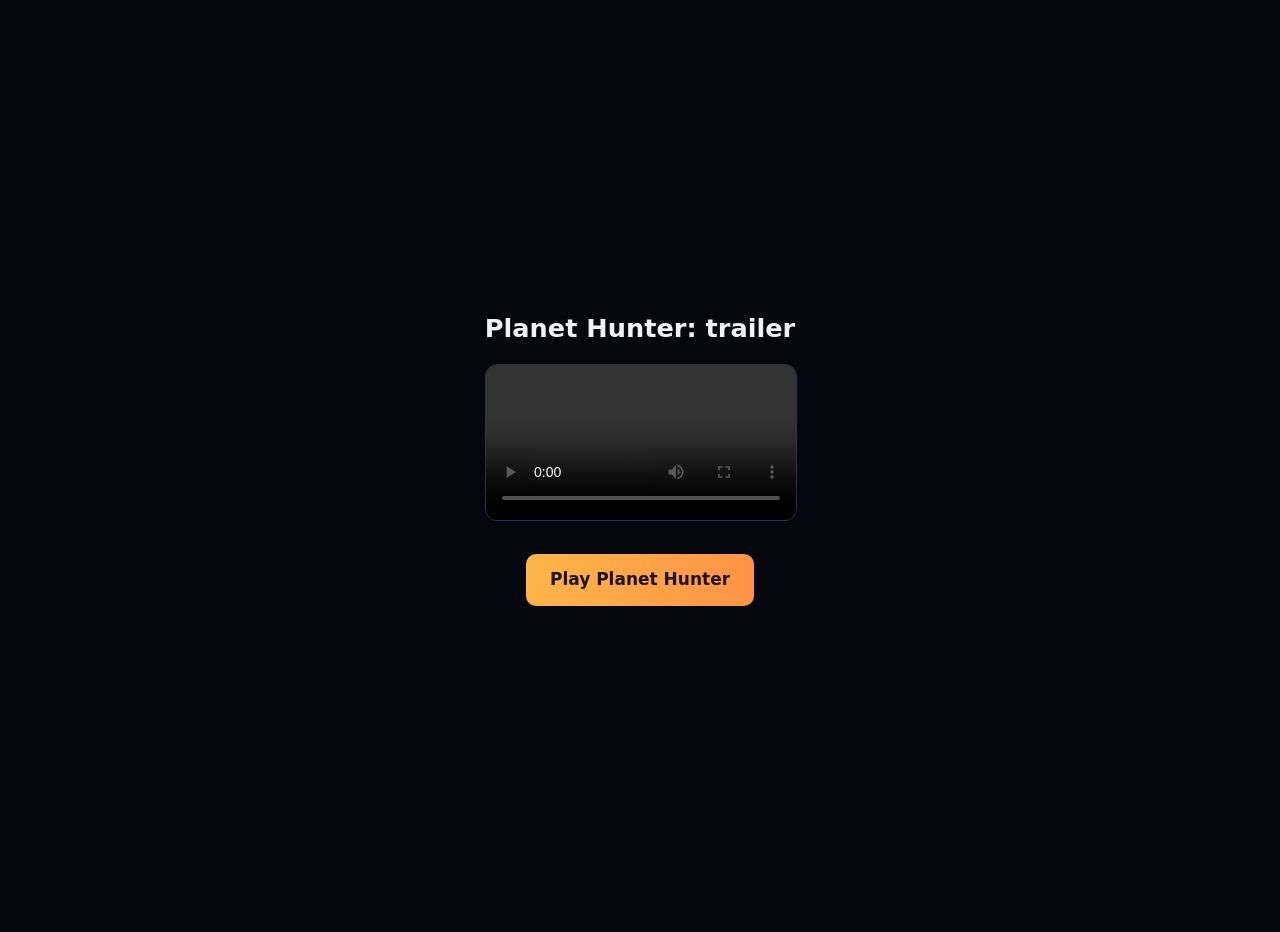
<file: trailer.html>
<!doctype html>
<html lang="en">
<head>
<meta charset="utf-8">
<meta name="viewport" content="width=device-width, initial-scale=1">
<title>Planet Hunter: trailer</title>
<meta property="og:title" content="Planet Hunter: trailer">
<meta property="og:description" content="See the sky move in real NASA SPHEREx images. 30-second trailer.">
<meta property="og:type" content="video.other">
<meta property="og:video" content="https://slashsly5-rgb.github.io/planet-hunter/trailer.mp4">
<style>
  body { margin: 0; min-height: 100vh; display: grid; place-content: center; gap: 16px; background: #05070f; color: #eef1fa; font: 17px/1.5 system-ui, "Segoe UI", sans-serif; text-align: center; padding: 16px; }
  video { width: min(100%, 960px); border-radius: 12px; border: 1px solid #27335a; background: #000; }
  a { display: inline-block; padding: 13px 24px; border-radius: 10px; background: linear-gradient(90deg, #ffb547, #ff9347); color: #1d1200; font-weight: 800; text-decoration: none; }
  a:focus-visible { outline: 3px solid #fff; outline-offset: 2px; }
  h1 { margin: 0; font-size: 1.6rem; }
</style>
</head>
<body>
<h1>Planet Hunter: trailer</h1>
<video src="trailer.mp4?v=4" controls playsinline preload="metadata"></video>
<p><a href="./">Play Planet Hunter</a></p>
</body>
</html>
</file>
<file: style.css>
:root {
  --bg: #05070f; --panel: #0e1528; --panel2: #141d36; --text: #eef1fa; --dim: #9aa6c4;
  --accent: #ffb547; --accent2: #ff6f91; --good: #5ee6a8; --line: #27335a;
}
* { box-sizing: border-box; }
html { scroll-behavior: smooth; }
body {
  margin: 0; color: var(--text); font: 17px/1.55 system-ui, -apple-system, "Segoe UI", Roboto, sans-serif;
  background:
    radial-gradient(1px 1px at 23px 41px, #fff9, transparent), radial-gradient(1px 1px at 131px 87px, #fff6, transparent),
    radial-gradient(1.5px 1.5px at 77px 163px, #cdf8, transparent), radial-gradient(1px 1px at 189px 19px, #fff5, transparent),
    radial-gradient(1px 1px at 211px 201px, #ffd9, transparent),
    radial-gradient(900px 500px at 85% -10%, #3b1d5e88, transparent), radial-gradient(700px 500px at -10% 30%, #0f3a6688, transparent),
    var(--bg);
  background-size: 240px 240px, 240px 240px, 240px 240px, 240px 240px, 240px 240px, auto, auto, auto;
  background-attachment: fixed;
  min-height: 100vh;
}
main { max-width: 1040px; margin: 0 auto; padding: 16px 16px 64px; }
[hidden] { display: none !important; }
a { color: var(--accent); }
h1 { font-size: clamp(1.9rem, 5vw, 3rem); line-height: 1.12; margin: .2em 0 .4em; letter-spacing: -.01em; }
h2 { font-size: 1.25rem; margin: 1.6em 0 .4em; }
h3 { margin: .2em 0; font-size: 1.05rem; }
.hl { background: linear-gradient(90deg, var(--accent), var(--accent2)); -webkit-background-clip: text; background-clip: text; color: transparent; }
.eyebrow { text-transform: uppercase; letter-spacing: .12em; font-size: .78rem; color: var(--accent); margin: 0; font-weight: 700; }
.lead { font-size: 1.12rem; color: #d5dbee; max-width: 62ch; }
.note { color: var(--dim); font-size: .9rem; }
.error { background: #4a1420; border: 1px solid #a33; padding: 12px; border-radius: 8px; }

/* header */
.top { position: sticky; top: 0; z-index: 5; display: flex; justify-content: space-between; align-items: center; gap: 8px;
  padding: 8px 16px; background: #05070fd9; backdrop-filter: blur(8px); border-bottom: 1px solid var(--line); }
.top button { background: none; border: 0; color: var(--dim); font: inherit; padding: 10px 12px; min-height: 44px; cursor: pointer; border-radius: 8px; }
.top button:hover, .top button.on { color: var(--text); background: var(--panel2); }
.top nav { display: flex; }
.top .top-tools { display: flex; flex: none; }
.top .brand { margin-right: auto; }
.top .brand { white-space: nowrap; color: var(--text); font-weight: 800; letter-spacing: .02em; display: flex; align-items: center; gap: 8px; padding-left: 4px; }
.logo { width: 22px; height: 22px; border-radius: 50%; border: 2px solid var(--accent); position: relative; display: inline-block; }
.logo::after { content: ""; position: absolute; width: 6px; height: 6px; border-radius: 50%; background: var(--accent2); top: 2px; right: 1px; }

/* buttons */
button { font: inherit; color: var(--text); background: var(--panel2); border: 1px solid var(--line); border-radius: 10px; padding: 10px 14px; min-height: 44px; cursor: pointer; }
button:hover { border-color: #46578f; }
button.on { border-color: var(--accent); color: var(--accent); }
button.primary { background: linear-gradient(90deg, var(--accent), #ff9347); color: #1d1200; border: 0; font-weight: 800; padding: 13px 24px; box-shadow: 0 6px 24px #ff934744; }
button.ghost { background: transparent; }
button.small { min-height: 36px; padding: 6px 12px; font-size: .9rem; }
button:disabled { opacity: .5; cursor: default; }
button:focus-visible, input:focus-visible, a:focus-visible, .cardlink:focus-visible { outline: 3px solid #fff; outline-offset: 2px; }
.cta { display: flex; flex-wrap: wrap; gap: 10px; margin: 14px 0; }

/* home */
.hero { display: grid; grid-template-columns: 1.1fr .9fr; gap: 32px; align-items: center; padding: 24px 0 8px; }
.hero-demo { margin: 0; }
.hero-demo figcaption { color: var(--dim); font-size: .85rem; margin-top: 8px; text-align: center; }
.stats { display: grid; grid-template-columns: repeat(3, 1fr); gap: 10px; margin: 22px 0 6px; }
.stat { background: var(--panel); border: 1px solid var(--line); border-radius: 12px; padding: 12px 14px; }
.stat b { display: block; font-size: 1.6rem; color: var(--accent); line-height: 1.2; }
.stat span { color: var(--dim); font-size: .88rem; }
.steps { display: grid; grid-template-columns: repeat(3, 1fr); gap: 12px; }
.step { background: var(--panel); border: 1px solid var(--line); border-radius: 12px; padding: 14px 16px; }
.step b { display: inline-grid; place-items: center; width: 28px; height: 28px; border-radius: 50%; background: var(--accent); color: #1d1200; margin-bottom: 6px; }
.step p { margin: .3em 0 0; color: #cfd6ea; font-size: .95rem; }

/* viewer */
.stagewrap { max-width: min(100%, 68vh); margin: 0 auto; }
.viewer { position: relative; aspect-ratio: 1; width: 100%; border-radius: 10px; overflow: hidden; background: #000; touch-action: manipulation;
  border: 1px solid #3a4a80; box-shadow: 0 0 0 4px #0b1020, 0 12px 50px #000a, 0 0 60px #4a2a8a33; }
.viewer.tappable { cursor: crosshair; }
.viewer img, .viewer canvas, .viewer svg { position: absolute; inset: 0; width: 100%; height: 100%; display: block; }
.viewer img { opacity: 0; user-select: none; -webkit-user-drag: none; }
.viewer img, .viewer canvas { filter: url(#ir); }
body.grey .viewer img, body.grey .viewer canvas { filter: none; }
.viewer svg { pointer-events: none; }
.viewer .chip { position: absolute; background: #000b; padding: 2px 8px; border-radius: 6px; font-size: .8rem; color: #dfe6fb; font-variant-numeric: tabular-nums; pointer-events: none; }
.viewer .date { left: 8px; bottom: 8px; }
.viewer .tag { right: 8px; bottom: 8px; color: var(--dim); }
.viewer .corner { position: absolute; width: 18px; height: 18px; border: 2px solid #ffffff55; pointer-events: none; }
.corner.tl { left: 8px; top: 8px; border-right: 0; border-bottom: 0; } .corner.tr { right: 8px; top: 8px; border-left: 0; border-bottom: 0; }
.ring { fill: none; stroke: #7dffcf; stroke-width: 3; }
.ring.was { stroke-dasharray: 6 5; opacity: .85; }
.ring.pulse { animation: pulse 1.4s ease-out infinite; transform-box: fill-box; transform-origin: center; }
@keyframes pulse { 0% { transform: scale(.6); opacity: 1; } 100% { transform: scale(1.9); opacity: 0; } }
.path { fill: none; stroke: #7dffcf; stroke-width: 2; stroke-dasharray: 3 5; opacity: .8; }
.dot { fill: #7dffcf; opacity: .55; } .dot.now { opacity: 1; fill: #fff; stroke: #7dffcf; stroke-width: 2; }
@media (prefers-reduced-motion: reduce) { .ring.pulse { animation: none; } html { scroll-behavior: auto; } }

/* hunt */
.hud { display: flex; justify-content: space-between; align-items: center; color: var(--dim); font-size: .95rem; margin-top: 6px; }
.dots { display: flex; gap: 6px; }
.dots i { width: 10px; height: 10px; border-radius: 50%; background: var(--line); }
.dots i.hit { background: var(--good); } .dots i.miss { background: var(--accent2); } .dots i.cur { outline: 2px solid var(--accent); outline-offset: 2px; }
.prompt { margin: .5em 0 .6em; font-weight: 700; font-size: 1.1rem; text-align: center; }
.controls { display: flex; flex-wrap: wrap; gap: 8px; margin: 12px auto 0; align-items: center; max-width: min(100%, 68vh); }
.controls input[type=range] { flex: 1 1 100%; height: 44px; accent-color: var(--accent); }
#modeTip { text-align: center; min-height: 1.4em; margin: .5em 0 0; }
.check { display: flex; align-items: center; gap: 8px; min-height: 44px; color: #cfd6ea; }
.check input { width: 20px; height: 20px; accent-color: var(--accent); }
.card { background: linear-gradient(180deg, var(--panel2), var(--panel)); border: 1px solid var(--line); border-radius: 14px; padding: 16px 18px; margin: 14px auto 0; max-width: 640px; animation: rise .35s ease-out; }
@keyframes rise { from { transform: translateY(12px); opacity: 0; } }
.card h2 { margin: 0 0 .1em; font-size: 1.5rem; color: var(--accent2); }
.card.hit h2 { color: var(--good); }
.card ul { padding-left: 1.2em; margin: .5em 0; }
.badge { color: var(--good); font-size: .9rem; margin: .5em 0 .2em; }
#huntEnd { max-width: 720px; margin: 24px auto 0; }

/* distance ruler */
.rulerbox { margin: 10px 0 4px; }
.rulerbox svg { width: 100%; height: auto; display: block; }
.rulerbox text { fill: var(--dim); font-size: 17px; font-family: inherit; }
.rulerbox .me { fill: var(--accent); font-weight: 700; font-size: 19px; }

/* explore */
.grid { display: grid; grid-template-columns: repeat(auto-fill, minmax(190px, 1fr)); gap: 14px; margin-top: 16px; }
.cardlink { text-align: left; padding: 0; overflow: hidden; background: var(--panel); border-radius: 14px; display: block; width: 100%; }
.cardlink:hover { transform: translateY(-2px); transition: transform .15s; }
.thumb { aspect-ratio: 1.25; background-size: 330%; background-repeat: no-repeat; filter: url(#ir); }
body.grey .thumb { filter: none; }
.cardlink .meta { padding: 10px 12px 12px; display: block; }
.cardlink .meta b { display: block; font-size: 1.1rem; }
.cardlink .meta span { color: var(--dim); font-size: .88rem; display: block; }
.detail { display: grid; grid-template-columns: minmax(0, 1.1fr) minmax(0, .9fr); gap: 28px; align-items: start; }
.info { display: grid; grid-template-columns: auto 1fr; gap: 6px 14px; margin: 0; font-size: .95rem; }
.info dt { color: var(--dim); } .info dd { margin: 0; font-variant-numeric: tabular-nums; overflow-wrap: anywhere; }
#about { max-width: 760px; margin: 0 auto; }

@media (max-width: 760px) {
  .hero { grid-template-columns: 1fr; gap: 18px; padding-top: 10px; }
  .steps, .stats { grid-template-columns: 1fr; }
  .stats { grid-template-columns: repeat(3, 1fr); } .stat b { font-size: 1.25rem; } .stat { padding: 10px; }
  .detail { grid-template-columns: 1fr; gap: 8px; }
  .top { padding: 6px 8px; } .top button { padding: 10px 8px; font-size: .95rem; }
}

/* lab, charts, tips */
.chartbox svg { width: 100%; height: auto; display: block; max-width: 640px; }
.chartbox text { fill: var(--dim); font-size: 16px; font-family: inherit; }
.chartbox .me { fill: #fff; font-weight: 700; }
.tip { background: var(--panel2); border: 1px solid var(--line); border-left: 4px solid var(--accent); border-radius: 10px; padding: 10px 14px; margin: 10px auto 0; max-width: min(100%, 68vh); }
.lbl { display: block; margin: 1em 0 .3em; font-weight: 600; }
#distSlider { width: 100%; height: 44px; accent-color: var(--accent); }
.controls.left { margin-left: 0; }
.verdict { background: var(--panel2); border-left: 4px solid var(--accent2); border-radius: 10px; padding: 10px 14px; font-weight: 600; }
#labOut { padding-left: 1.2em; }
#lab .detail { margin-top: 10px; }
@media (max-width: 760px) { .top .brand { font-size: .95rem; gap: 6px; } .top button { padding: 10px 6px; font-size: .9rem; } }
.top .lang { border: 1px solid var(--line); color: var(--accent); font-weight: 700; margin-left: 4px; }
.top .music { min-width: 40px; font-size: 18px; line-height: 1; }
.top .music.off { color: var(--muted, #8a93ad); text-decoration: line-through; opacity: 0.7; }
@media (max-width: 520px) { .top .brand { font-size: 0; gap: 0; padding-right: 0; } .top { gap: 2px; } }

/* 3D Solar System (home) */
main:has(#home:not([hidden])) { max-width: none; padding-top: 0; }
#home > :not(.space) { max-width: 1040px; margin-left: auto; margin-right: auto; }
.space { position: relative; height: calc(100vh - 61px); min-height: 640px; margin: 0 -16px 24px; overflow: hidden; border-bottom: 1px solid var(--line); }
.space-canvas, .space .labels { position: absolute; inset: 0; }
.space-canvas canvas { width: 100%; height: 100%; display: block; cursor: grab; }
.labels { pointer-events: none; overflow: hidden; }
.slabel { position: absolute; left: 0; top: 0; margin: -9px 0 0 12px; font: 600 13px/1 system-ui, sans-serif; color: var(--text); white-space: nowrap; text-shadow: 0 1px 4px #000, 0 0 8px #000; background: none; border: 0; padding: 0; min-height: 0; will-change: transform; }
.slabel.dim { color: var(--dim); font-weight: 500; font-size: 12px; }
.slabel.earth { color: #7fb4ff; }
.slabel.px { color: var(--accent2); font-size: 15px; display: none !important; }
.space.deep .slabel.px { display: block !important; }
button.slabel.world { pointer-events: auto; cursor: pointer; color: var(--c); padding: 5px 9px; margin: -14px 0 0 10px; border-radius: 999px; background: #05070fb3; border: 1px solid transparent; }
button.slabel.world:hover, .slabel.world.on { border-color: var(--c); background: #05070fe6; }
.space.wide .slabel.world:not(.on), .space.deep .slabel.dim, .space.deep .slabel.earth { opacity: .0; pointer-events: none; }
.space:not(.deep).wide .slabel.world:not(.on) { opacity: .75; pointer-events: auto; font-size: 12px; }
.space-title, .space-worlds, .world-panel, .space-time { position: absolute; background: #070b18d9; border: 1px solid var(--line); border-radius: 14px; backdrop-filter: blur(6px); }
.space-title { left: 20px; top: 20px; width: min(400px, 40vw); padding: 16px 18px; }
.space-title h1 { font-size: clamp(1.6rem, 2.6vw, 2.4rem); }
.space-title .lead { font-size: 1rem; margin: .4em 0; }
.space.picked .space-title .lead, .space.picked .space-title .note { display: none; }
.space-worlds { right: 20px; top: 20px; width: 232px; padding: 12px; display: flex; flex-direction: column; gap: 8px; }
.space-worlds h3 { font-size: .9rem; color: var(--dim); margin: 0; }
#worldList { display: grid; gap: 4px; }
.worldbtn { display: flex; align-items: center; gap: 8px; min-height: 36px; padding: 4px 10px; text-align: left; background: transparent; border-color: transparent; }
.worldbtn i { width: 10px; height: 10px; border-radius: 50%; background: var(--c); box-shadow: 0 0 8px var(--c); flex: none; }
.worldbtn small { margin-left: auto; color: var(--dim); font-variant-numeric: tabular-nums; }
.worldbtn:hover, .worldbtn.on { border-color: var(--c); background: var(--panel2); }
.space.picked .space-worlds { display: none; }
.world-panel { right: 20px; top: 20px; bottom: 78px; width: min(380px, 34vw); padding: 14px 16px; overflow: auto; }
.world-panel h2 { margin: .4em 0 0; font-size: 1.6rem; }
.world-panel .viewer { margin: 8px 0; }
.world-panel p { margin: .5em 0; font-size: .95rem; }
.space-time { left: 20px; right: 20px; bottom: 16px; padding: 8px 14px; display: flex; align-items: center; gap: 12px; }
.space-time input { flex: 1; accent-color: var(--accent); height: 36px; }
#timeLabel { min-width: 8.5em; font-variant-numeric: tabular-nums; font-weight: 600; }
.space-help { color: var(--dim); font-size: .85rem; margin: 0; }
.no3d-msg { display: none; }
.space.no3d { height: auto; min-height: 0; } .space.no3d .space-worlds, .space.no3d .space-time, .space.no3d .labels { display: none; }
.space.no3d .space-title { position: static; width: auto; } .space.no3d .no3d-msg { display: block; padding: 0 20px; color: var(--dim); }

/* 3D time stack (explore) */
.stackview { position: relative; aspect-ratio: 1; width: 100%; border-radius: 10px; overflow: hidden; background: radial-gradient(circle at 50% 40%, #131a36, #04060d); border: 1px solid #3a4a80; box-shadow: 0 0 0 4px #0b1020, 0 12px 50px #000a; }
.stackview canvas { position: absolute; inset: 0; width: 100%; height: 100%; display: block; cursor: grab; }
.space.mid .slabel.inner:not(.on) { opacity: 0 !important; pointer-events: none !important; }
.world-panel .viewer { max-width: 290px; }
.space-loading { position: absolute; left: 50%; top: 50%; transform: translate(-50%, -50%); margin: 0; padding: 12px 20px; border-radius: 999px; background: #070b18d9; border: 1px solid var(--line); color: var(--accent); font-weight: 600; animation: breathe 1.4s ease-in-out infinite; }
@keyframes breathe { 50% { opacity: .45; } }
.space.ready .space-loading, .space.no3d .space-loading { display: none; }
.space:not(.ready) .space-worlds, .space:not(.ready) .space-time { visibility: hidden; }

/* cinematic mission-control theme for the 3D view */
:root { --hud: #6fe3ff; }
.space::after { content: ""; position: absolute; inset: 0; pointer-events: none; background: repeating-linear-gradient(0deg, #ffffff06 0 1px, transparent 1px 4px); mix-blend-mode: screen; }
.frame-hud { position: absolute; inset: 8px; pointer-events: none; }
.hb { position: absolute; width: 34px; height: 34px; border: 2px solid var(--hud); opacity: .55; filter: drop-shadow(0 0 6px var(--hud)); }
.hb.tl { left: 0; top: 0; border-right: 0; border-bottom: 0; } .hb.tr { right: 0; top: 0; border-left: 0; border-bottom: 0; }
.hb.bl { left: 0; bottom: 0; border-right: 0; border-top: 0; } .hb.br { right: 0; bottom: 0; border-left: 0; border-top: 0; }
.hud-strip { position: absolute; left: 50%; top: 14px; transform: translateX(-50%); margin: 0; font: 600 11px/1 ui-monospace, Consolas, monospace; letter-spacing: .22em; text-transform: uppercase; color: var(--hud); text-shadow: 0 0 10px var(--hud); white-space: nowrap; pointer-events: none; opacity: .85; }
.space-title, .space-worlds, .world-panel, .space-time { border-color: #2b6f8a; box-shadow: 0 0 0 1px #6fe3ff14, 0 0 28px #0b3a5266, inset 0 0 30px #6fe3ff08; transition: opacity .9s ease, transform .9s ease; }
.space.intro .space-title, .space.intro .space-worlds, .space.intro .space-time { opacity: 0; transform: translateY(14px); pointer-events: none; }
.space.intro .hud-strip { animation: breathe 1.6s ease-in-out infinite; }
.space-worlds h3, .telemetry dt { font: 600 11px/1.3 ui-monospace, Consolas, monospace; letter-spacing: .14em; text-transform: uppercase; color: var(--hud); }
.telemetry { display: grid; grid-template-columns: 1fr auto; gap: 6px 12px; margin: 10px 0; padding: 10px 12px; border: 1px solid #2b6f8a; border-radius: 10px; background: #06121fcc; }
.telemetry dd { margin: 0; font: 700 1.05rem/1.2 ui-monospace, Consolas, monospace; color: #fff; text-shadow: 0 0 10px var(--hud); text-align: right; }
#timeLabel { font-family: ui-monospace, Consolas, monospace; color: var(--hud); text-shadow: 0 0 10px var(--hud); }
.slabel.scan { color: var(--hud); font: 600 11px/1 ui-monospace, Consolas, monospace; letter-spacing: .1em; text-transform: uppercase; }
.space.wide .slabel.scan, .space.deep .slabel.scan { opacity: 0; }
.space .primary { box-shadow: 0 0 22px #ffb54766, 0 6px 24px #ff934744; }
.world-panel .viewer { max-width: 236px; }
.world-panel h2 { font-size: 1.4rem; margin-top: .3em; }
.world-panel p { font-size: .9rem; margin: .4em 0; }
.world-panel .cta { margin: 8px 0 0; }

/* hunt missions: step bar, quiz, score dots */
.steps3 { list-style: none; display: flex; gap: 8px; justify-content: center; padding: 0; margin: 10px 0 4px; }
.steps3 li { display: flex; align-items: center; gap: 8px; padding: 6px 14px 6px 6px; border-radius: 999px; border: 1px solid var(--line); color: var(--dim); font: 600 12px/1 ui-monospace, Consolas, monospace; letter-spacing: .12em; text-transform: uppercase; }
.steps3 li b { display: inline-grid; place-items: center; width: 24px; height: 24px; border-radius: 50%; background: var(--line); color: var(--text); letter-spacing: 0; }
.steps3 li.now { border-color: var(--hud); color: var(--hud); box-shadow: 0 0 18px #6fe3ff33; } .steps3 li.now b { background: var(--hud); color: #04202b; }
.steps3 li.done { color: var(--good); border-color: #2c6a55; } .steps3 li.done b { background: var(--good); color: #062417; }
.prompt { font-weight: 500; max-width: 760px; margin-left: auto; margin-right: auto; }
.quiz { display: grid; gap: 8px; max-width: min(100%, 68vh); margin: 12px auto 0; }
.zone { text-align: left; padding: 12px 16px; }
.zone:hover:not(:disabled) { border-color: var(--hud); }
.zone.right { border-color: var(--good); color: var(--good); opacity: 1; } .zone.wrong { border-color: var(--accent2); color: var(--accent2); opacity: 1; }
.dots i.mid { background: var(--accent); } .dots i.boss { border-radius: 2px; transform: rotate(45deg); }
#hunt .tip { border-left-color: var(--hud); }
.hunt-grid { display: grid; grid-template-columns: minmax(0, 66vh) minmax(0, 1fr); gap: 28px; align-items: start; max-width: 1120px; margin: 10px auto 0; }
.hunt-grid .stagewrap, .hunt-grid .controls { max-width: none; }
.hunt-right .prompt { text-align: left; margin: 0 0 .6em; font-size: 1.12rem; max-width: none; }
.hunt-right .quiz, .hunt-right .tip, .hunt-right .card { max-width: none; margin-left: 0; margin-right: 0; }
.hunt-right .prompt strong { color: var(--hud); text-transform: uppercase; letter-spacing: .08em; font-size: .9em; }
@media (max-width: 860px) { .hunt-grid { grid-template-columns: 1fr; } }

/* automatic detector overlay */
.det { fill: none; stroke-width: 2.5; } .det.mv { stroke: #5ee6a8; } .det.one { stroke: #ffb547; stroke-dasharray: 4 3; } .det.chg { stroke: #8fa0c8; opacity: .7; stroke-width: 1.5; }
line.det.mv { stroke-dasharray: 5 5; }
.dett { fill: #5ee6a8; font: 700 15px ui-monospace, Consolas, monospace; paint-order: stroke; stroke: #000; stroke-width: 3px; }

/* three-colour pictures are shown as they are, without the infrared tint */
.viewer.nofilter img { filter: none; }
.thumb.rgb { filter: none; }
.world-panel .viewer .tag { display: none; }
#error { position: fixed; left: 50%; bottom: 16px; transform: translateX(-50%); z-index: 20; max-width: 90vw; margin: 0; }

/* ---------- Voyage to Planet X ---------- */
main:has(#voyage:not([hidden])) { max-width: none; padding: 0; }
.voyage { position: relative; height: calc(100vh - 61px); min-height: 600px; overflow: hidden; background: #04060f; }
.vy-canvas { position: absolute; inset: 0; } .vy-canvas canvas { width: 100%; height: 100%; display: block; }
.voyage.hurt::after { content: ""; position: absolute; inset: 0; background: radial-gradient(circle, transparent 40%, #ff2a2a88); pointer-events: none; }
.vy-bar { position: absolute; left: 0; right: 0; height: 0; background: #000; transition: height .5s ease; z-index: 2; pointer-events: none; }
.vy-bar.top { top: 0; } .vy-bar.bottom { bottom: 0; } .voyage.cine .vy-bar { height: 11%; }
.vy-hud { position: absolute; left: 18px; right: 18px; top: 14px; display: flex; gap: 12px; align-items: stretch; z-index: 3; pointer-events: none; }
.vy-chip { background: #06121fcc; border: 1px solid #2b6f8a; border-radius: 10px; padding: 8px 12px; min-width: 150px; box-shadow: 0 0 22px #0b3a5266; }
.vy-chip.wide { flex: 1; }
.vy-chip span, .vy-lockrow span, .vy-scan-head { display: block; font: 600 10px/1.2 ui-monospace, Consolas, monospace; letter-spacing: .18em; color: var(--hud); margin-bottom: 5px; }
.vy-chip b { font: 700 1.05rem/1.2 ui-monospace, Consolas, monospace; color: #fff; text-shadow: 0 0 10px var(--hud); }
.vy-meter { height: 12px; border-radius: 6px; background: #0d2233; overflow: hidden; border: 1px solid #1d4a60; }
.vy-meter i { display: block; height: 100%; width: 0; background: linear-gradient(90deg, #2fb7e0, #6fe3ff); box-shadow: 0 0 12px var(--hud); transition: width .12s linear; }
.vy-meter.hull i { background: linear-gradient(90deg, #36d39a, #7dffcf); width: 100%; } .vy-meter.hull i.low { background: linear-gradient(90deg, #ff4a5a, #ff8a6a); }
.vy-meter.lock i { background: linear-gradient(90deg, #ffb547, #fff2a8); }
.vy-comm { position: absolute; left: 18px; bottom: 18px; width: min(460px, 44vw); background: #06121fdd; border: 1px solid #2b6f8a; border-left: 4px solid var(--hud); border-radius: 10px; padding: 10px 14px; z-index: 3; pointer-events: none; }
.vy-comm b { font: 700 11px/1 ui-monospace, Consolas, monospace; letter-spacing: .2em; color: var(--hud); }
.vy-comm p { margin: .35em 0 0; font-size: .98rem; min-height: 3em; }
.vy-card { position: absolute; inset: 0; display: grid; place-content: center; text-align: center; z-index: 4; pointer-events: none; animation: vyin .6s ease-out; }
.vy-card p { margin: 0; font: 600 13px/1.4 ui-monospace, Consolas, monospace; letter-spacing: .4em; color: var(--hud); text-shadow: 0 0 12px var(--hud); }
.vy-card h1 { font-size: clamp(2.6rem, 8vw, 6rem); margin: .1em 0; letter-spacing: .08em; text-shadow: 0 0 40px #6fe3ff66, 0 4px 30px #000; }
.vy-card #vySub { letter-spacing: .12em; color: #d5dbee; font-family: inherit; font-size: 1rem; }
@keyframes vyin { from { opacity: 0; transform: scale(1.08); } }
.vy-scan { position: absolute; right: 22px; top: 86px; bottom: 22px; width: min(46vw, 70vh); display: flex; flex-direction: column; gap: 8px; z-index: 3; background: #06101ce6; border: 1px solid #2b6f8a; border-radius: 14px; padding: 12px 14px; box-shadow: 0 0 50px #0b3a5299; animation: vyin .4s ease-out; overflow: auto; }
.vy-scan-head { margin: 0; }
.vy-viewwrap { position: relative; cursor: none; }
.vy-viewwrap .viewer { box-shadow: none; }
.vy-reticle { position: absolute; left: 50%; top: 50%; width: 64px; height: 64px; margin: -32px 0 0 -32px; border: 2px solid var(--hud); border-radius: 50%; pointer-events: none; box-shadow: 0 0 14px var(--hud), inset 0 0 14px #6fe3ff55; }
.vy-reticle::before, .vy-reticle::after { content: ""; position: absolute; background: var(--hud); }
.vy-reticle::before { left: 50%; top: -10px; bottom: -10px; width: 1px; } .vy-reticle::after { top: 50%; left: -10px; right: -10px; height: 1px; }
.vy-reticle.on { border-color: #ffd35c; box-shadow: 0 0 22px #ffd35c, inset 0 0 18px #ffd35c88; transform: scale(.9); }
.vy-lockrow { display: grid; grid-template-columns: auto 1fr auto; gap: 10px; align-items: center; } .vy-lockrow span { margin: 0; }
.vy-lockrow b { font: 700 1.1rem ui-monospace, Consolas, monospace; min-width: 2ch; text-align: right; }
.vy-result h2 { margin: .1em 0; font-size: 1.6rem; } .vy-result p { margin: .35em 0; font-size: .95rem; }
.vy-ok { font: 700 12px/1 ui-monospace, Consolas, monospace; letter-spacing: .3em; color: var(--good); text-shadow: 0 0 12px var(--good); }
.vy-start { position: absolute; left: 50%; top: 50%; transform: translate(-50%, -50%); width: min(620px, 92vw); background: #070b18e6; border: 1px solid #2b6f8a; border-radius: 16px; padding: 22px 26px; z-index: 5; box-shadow: 0 0 60px #0b3a5299; text-align: center; }
.vy-start h1 { font-size: clamp(2.2rem, 5vw, 3.6rem); } .vy-start .lead { margin: 0 auto; }
.vy-keys { list-style: none; padding: 0; margin: 14px 0; display: grid; gap: 4px; color: #cfd6ea; } .vy-keys b { color: var(--hud); }
.voyage.cine .vy-hud, .voyage.cine .vy-comm { opacity: 0; } .vy-hud, .vy-comm { transition: opacity .4s; }
.vy-card { place-content: start center; padding-top: 20vh; }
.vy-scan.done .vy-viewwrap { width: 52%; margin: 0 auto; }

/* voyage v2 */
.vy-combo { color: #ffd35c !important; text-shadow: 0 0 12px #ffb547 !important; margin-left: 6px; }
.vy-buff { position: absolute; left: 50%; top: 92px; transform: translateX(-50%); margin: 0; z-index: 3; pointer-events: none; font: 700 13px/1 ui-monospace, Consolas, monospace; letter-spacing: .3em; color: #ffd35c; text-shadow: 0 0 14px #ffb547; }
.vy-grade { display: inline-grid; place-items: center; width: 34px; height: 34px; margin-left: 10px; border-radius: 8px; font: 800 20px/1 system-ui, sans-serif; letter-spacing: 0; color: #06121f; background: var(--good); box-shadow: 0 0 18px var(--good); vertical-align: middle; }
.vy-grade.gS { background: #ffd35c; box-shadow: 0 0 22px #ffb547; } .vy-grade.gB { background: #8ab4ff; box-shadow: 0 0 14px #8ab4ff; } .vy-grade.gC { background: #9aa6c4; box-shadow: none; }
.vy-chip { min-width: 120px; }

/* voyage v3: scanner modes, stack finale, ending */
.vy-scan-head b { color: #ffd35c; }
.vy-stackbox { display: flex; flex-direction: column; gap: 8px; }
.vy-stackview { position: relative; aspect-ratio: 1; width: min(100%, 46vh); margin: 0 auto; border-radius: 10px; overflow: hidden; border: 1px solid #3a4a80; cursor: crosshair; }
.vy-stackview canvas, .vy-stackview svg { position: absolute; inset: 0; width: 100%; height: 100%; display: block; }
.vy-stackview canvas { filter: url(#ir); image-rendering: auto; } .vy-stackview svg { pointer-events: none; }
.vy-slider { display: grid; grid-template-columns: 170px 1fr; gap: 10px; align-items: center; }
.vy-slider span { font: 600 10px/1.2 ui-monospace, Consolas, monospace; letter-spacing: .16em; color: var(--hud); }
.vy-slider input { accent-color: var(--accent); height: 30px; }
.vy-hint { margin: 0; font-weight: 600; color: #ffd35c; min-height: 1.5em; }
.vy-stackbox .note { margin: 0; }
.vy-end { text-align: center; max-height: 86vh; overflow: auto; }
.vy-grades { list-style: none; padding: 0; margin: 12px auto; display: grid; grid-template-columns: repeat(auto-fill, minmax(150px, 1fr)); gap: 6px 14px; text-align: left; }
.vy-grades li { display: flex; justify-content: space-between; align-items: center; background: #0d1830; border: 1px solid var(--line); border-radius: 8px; padding: 4px 8px 4px 10px; font-size: .9rem; }
.vy-grades .vy-grade { width: 26px; height: 26px; font-size: 15px; margin: 0; }

/* hunt: never leave the player wondering what to do next */
.next-row { display: flex; align-items: center; gap: 12px; margin: 0 0 12px; }
.next-row .primary { font-size: 1.1rem; padding: 14px 28px; animation: nudge 1.6s ease-in-out infinite; }
@keyframes nudge { 50% { box-shadow: 0 0 34px #ffb547cc, 0 6px 24px #ff934744; transform: translateY(-1px); } }
.viewer.askclick::after { content: "CLICK ON THE PICTURE"; position: absolute; left: 50%; top: 10px; transform: translateX(-50%); padding: 5px 12px; border-radius: 999px;
  background: #000a; border: 1px solid var(--hud); color: var(--hud); font: 700 11px/1 ui-monospace, Consolas, monospace; letter-spacing: .18em; pointer-events: none; animation: breathe 1.4s ease-in-out infinite; }
@media (prefers-reduced-motion: reduce) { .next-row .primary, .viewer.askclick::after { animation: none; } }
@media (max-height: 760px) { .hunt-grid { grid-template-columns: minmax(0, 58vh) minmax(0, 1fr); } .card { padding: 12px 14px; } .card h2 { font-size: 1.25rem; } }
.viewer.askclick::after { white-space: nowrap; }

/* hunt layout: the instructions column always keeps a readable width; the picture takes what is left */
.hunt-grid { grid-template-columns: minmax(0, min(66vh, calc(100% - 448px))) minmax(420px, 1fr); }
@media (max-height: 760px) { .hunt-grid { grid-template-columns: minmax(0, min(58vh, calc(100% - 448px))) minmax(420px, 1fr); } }
@media (max-width: 860px) { .hunt-grid { grid-template-columns: 1fr; } }
.viewer.askclick { box-shadow: 0 0 0 3px var(--hud), 0 0 40px #6fe3ff55; }
#skipBtn { white-space: nowrap; }
.vy-ammo { color: #ffb547 !important; text-shadow: 0 0 10px #ff7a1a !important; letter-spacing: .12em; }

/* front page: darkened edges, like a camera lens */
.space::before { content: ""; position: absolute; inset: 0; pointer-events: none; z-index: 1; background: radial-gradient(ellipse at 50% 55%, transparent 52%, #000a 100%); }
.space-title, .space-worlds, .world-panel, .space-time, .labels, .frame-hud, .hud-strip { z-index: 2; }

/* front page: clickable labels, info card, galaxy view, opening caption */
button.slabel { pointer-events: auto; cursor: pointer; }
button.slabel.dim:hover, button.slabel.earth:hover, button.slabel.scan:hover, button.slabel.px:hover { color: #fff; text-decoration: underline; }
.space.galaxy .slabel:not(.gal) { display: none !important; } .space:not(.galaxy) .slabel.gal { display: none !important; }
.slabel.gal { color: #dfe8ff; font-size: 13px; padding: 5px 10px; margin: -14px 0 0 12px; border-radius: 999px; background: #05070fb3; border: 1px solid #3b4f8a; }
.slabel.gal:hover { border-color: var(--hud); color: #fff; }
.slabel.gal.big { font-size: 20px; font-weight: 800; letter-spacing: .08em; border: 0; background: none; text-transform: uppercase; }
.slabel.gal.here { color: #7dffcf; border-color: #7dffcf; }
.space.intro .slabel.gal { opacity: 0; pointer-events: none; }
.info-panel { bottom: auto; max-height: calc(100% - 110px); }
.telemetry.facts { grid-template-columns: 1fr; gap: 2px; } .telemetry.facts dd { text-align: left; font: 600 .98rem/1.35 inherit; font-family: inherit; text-shadow: none; margin-bottom: 8px; }
.intro-cap { position: absolute; left: 0; right: 0; bottom: 16%; text-align: center; pointer-events: none; z-index: 2; opacity: 0; transition: opacity 1.2s; }
.space.intro .intro-cap { opacity: 1; }
.intro-cap p { margin: 0; text-shadow: 0 2px 20px #000, 0 0 30px #000; }
#introTop { font-size: clamp(2rem, 5vw, 4rem); font-weight: 800; letter-spacing: .14em; text-transform: uppercase; }
#introSub { font-size: 1.15rem; color: #d5dbee; margin-top: .3em; }
.space.galaxy .space-time, .space.galaxy .space-title .lead, .space.galaxy .space-title .note { display: none; }

/* hunt: the steps are spelled out */
.hunt-stage { position: relative; }
.step-head { margin: 0 0 6px; font: 800 1.35rem/1.2 ui-monospace, Consolas, monospace; letter-spacing: .08em; color: var(--hud); text-shadow: 0 0 16px #6fe3ff66; }
.step-card { position: absolute; left: 50%; top: 50%; transform: translate(-50%, -50%); width: min(88%, 430px); z-index: 4; text-align: center; padding: 18px 20px; border-radius: 16px;
  background: #070d1cf2; border: 2px solid var(--hud); box-shadow: 0 0 0 9999px #0008, 0 0 50px #6fe3ff55; animation: rise .35s ease-out; }
.step-card .step-done { margin: 0 0 10px; font-weight: 700; color: var(--good); } .step-card .step-done.bad { color: var(--accent2); }
.step-card .step-next { margin: 0; font: 700 12px/1 ui-monospace, Consolas, monospace; letter-spacing: .2em; text-transform: uppercase; color: var(--hud); }
.step-card h3 { font-size: 2rem; margin: .15em 0 .3em; text-transform: uppercase; letter-spacing: .06em; }
.step-card p { margin: .4em 0; } .step-card .primary { margin-top: 8px; font-size: 1.1rem; padding: 13px 26px; animation: nudge 1.6s ease-in-out infinite; }
.hunt-stage { overflow: hidden; border-radius: 10px; }
.guide { stroke: #ffd35c; stroke-width: 4; stroke-dasharray: 10 8; stroke-linecap: round; animation: march .7s linear infinite; }
@keyframes march { to { stroke-dashoffset: -18; } }
.guideq { fill: #ffd35c; font: 800 30px system-ui, sans-serif; paint-order: stroke; stroke: #000; stroke-width: 5px; animation: breathe 1.2s ease-in-out infinite; }
.viewer.askright::after { content: "STEP 3: CHOOSE AN ANSWER ON THE RIGHT  \2192"; position: absolute; left: 50%; top: 10px; transform: translateX(-50%); padding: 6px 12px; border-radius: 999px; white-space: nowrap;
  background: #000a; border: 1px solid #ffd35c; color: #ffd35c; font: 700 11px/1 ui-monospace, Consolas, monospace; letter-spacing: .14em; pointer-events: none; animation: breathe 1.4s ease-in-out infinite; }
.quiz:not([hidden]) { padding: 10px; border: 2px solid #ffd35c; border-radius: 14px; box-shadow: 0 0 30px #ffb54744; animation: rise .35s ease-out; }
.quiz .zone:not(:disabled) { border-color: #5a6a9c; }

/* ================= phones ================= */
.vy-touch { display: none; }
.vy-canvas, #vyView, .vy-stackview { touch-action: none; }
@media (pointer: coarse) { .vy-touch { display: flex; } }
@media (max-width: 760px) {
  body { font-size: 16px; }
  main { padding: 10px 12px 48px; }
  .top { padding: 4px 6px; gap: 2px; }
  .top nav { overflow-x: auto; -webkit-overflow-scrolling: touch; scrollbar-width: none; flex: 1; min-width: 0; }
  .top nav > :first-child { margin-left: auto; }   /* right-aligned while it fits; when it overflows it starts at Voyage and scrolls, instead of hiding the first items */
  .top .music { min-width: 36px; }
  .top nav::-webkit-scrollbar { display: none; }
  .top button { padding: 10px 7px; font-size: .88rem; white-space: nowrap; }
  h1 { font-size: 1.7rem; }

  /* front page: the 3D view on top, everything else flows underneath; details slide up from the bottom */
  .space { height: auto; min-height: 0; margin: 0 -12px 16px; padding-top: 58vh; overflow: visible; border-bottom: 0; }
  .space-canvas, .space .labels, .space::before, .space::after, .frame-hud { inset: 0 0 auto 0; height: 58vh; }
  .space .labels { overflow: hidden; }
  .hud-strip, .frame-hud, .space-help { display: none; }
  .space-title, .space-worlds, .space-time { position: static; width: auto; margin: 10px 12px 0; backdrop-filter: none; }
  .space.intro .space-title, .space.intro .space-worlds, .space.intro .space-time { opacity: 1; transform: none; pointer-events: auto; }
  .space-title { padding: 12px 14px; } .space-title h1 { font-size: 1.6rem; }
  .space .cta .primary, .space .cta .ghost { flex: 1 1 auto; }
  #worldList { grid-template-columns: 1fr 1fr; }
  .space-worlds { flex-direction: column; }
  .space.picked .space-worlds { display: flex; }
  .space-time { flex-wrap: wrap; gap: 8px; } .space-time input { flex: 1 1 100%; order: 3; }
  .world-panel, .info-panel { position: fixed; left: 0; right: 0; bottom: 0; top: auto; width: auto; max-height: 52vh; overflow: auto; z-index: 30; border-radius: 16px 16px 0 0; padding: 12px 14px 18px; box-shadow: 0 -10px 40px #000c; background: #070b18f7; }
  .world-panel .viewer { max-width: 190px; float: right; margin: 0 0 8px 10px; }
  .intro-cap { top: 34vh; bottom: auto; } #introTop { font-size: 1.8rem; } #introSub { font-size: .95rem; padding: 0 12px; }
  .slabel { font-size: 12px; } .slabel.gal.big { font-size: 15px; }
  #home > :not(.space) { padding: 0 2px; }

  /* hunt */
  .steps3 { gap: 4px; flex-wrap: wrap; } .steps3 li { padding: 4px 9px 4px 4px; font-size: 10px; }
  .step-head { font-size: 1.05rem; } .step-card { width: 94%; padding: 14px; } .step-card h3 { font-size: 1.5rem; }
  .hud { font-size: .82rem; gap: 6px; } .dots { gap: 4px; } .dots i { width: 8px; height: 8px; }
  .controls button { flex: 1 1 auto; }
  .next-row { flex-wrap: wrap; } .next-row .primary { flex: 1 1 100%; }
  .hunt-right { margin-top: 10px; }
  .viewer.askclick::after, .viewer.askright::after { font-size: 9px; letter-spacing: .08em; max-width: 92%; overflow: hidden; text-overflow: ellipsis; }

  /* explore, lab */
  .grid { grid-template-columns: 1fr 1fr; gap: 10px; }
  .info { grid-template-columns: 1fr; gap: 0 0; } .info dt { margin-top: 8px; font-size: .8rem; }
  .controls { gap: 6px; } .controls button { padding: 9px 10px; font-size: .92rem; }
  .vy-slider { grid-template-columns: 1fr; gap: 2px; }

  /* voyage */
  .voyage { height: calc(100dvh - 53px); min-height: 480px; }
  .vy-hud { left: 6px; right: 6px; top: 6px; gap: 5px; flex-wrap: wrap; }
  .vy-chip { min-width: 0; padding: 5px 8px; flex: 1 1 28%; } .vy-chip.wide { flex: 1 1 44%; } .vy-chip span { font-size: 8px; margin-bottom: 3px; } .vy-chip b { font-size: .8rem; }
  .vy-buff { top: 132px; font-size: 11px; }
  .vy-comm { left: 6px; right: 6px; bottom: 6px; width: auto; padding: 7px 10px; } .vy-comm p { font-size: .84rem; min-height: 2.4em; }
  .vy-scan { left: 6px; right: 6px; top: 128px; bottom: 6px; width: auto; padding: 8px 10px; }
  .vy-scan:not([hidden]) ~ .vy-comm, .voyage:has(.vy-scan:not([hidden])) .vy-comm { display: none; }
  .vy-scan.done .vy-viewwrap { width: 46%; }
  .vy-start { padding: 16px 16px; max-height: 92%; overflow: auto; } .vy-start h1 { font-size: 1.9rem; } .vy-keys { font-size: .9rem; text-align: left; }
  .vy-card h1 { font-size: 2.4rem; } .vy-card { padding-top: 26vh; }
  .vy-touch { position: absolute; right: 8px; bottom: 96px; z-index: 3; flex-direction: column; gap: 10px; }
  .voyage:has(.vy-scan:not([hidden])) .vy-touch, .voyage:has(.vy-start:not([hidden])) .vy-touch { display: none; }
}
.vy-touch button { width: 78px; height: 78px; border-radius: 50%; font: 800 12px/1 ui-monospace, Consolas, monospace; letter-spacing: .08em; background: #0b1a2cd9; border: 2px solid var(--hud); color: var(--hud); touch-action: none; user-select: none; }
#vyTouchMissile { border-color: #ffb547; color: #ffb547; }
.vy-touch button:active { background: #16324e; transform: scale(.95); }
@media (max-width: 760px) { .hunt-right { order: -1; margin: 0 0 8px; } .hunt-grid { margin-top: 4px; } #skipRow .note { display: none; } }
@media (max-width: 760px) {
  .vy-touch { display: flex; }
  .vy-hud .vy-chip:nth-child(4), .vy-hud .vy-chip:nth-child(5) { display: none; }      /* missiles and sunlight: not needed on a small screen */
  .vy-hud .vy-chip:nth-child(1) { flex: 1 1 40%; } .vy-hud .vy-chip:nth-child(6) { flex: 0 1 26%; }
  .vy-scan { top: 122px; } .vy-buff { top: 122px; }
}
@media (max-width: 760px) { .vy-touch { bottom: 150px; } .vy-touch button { width: 70px; height: 70px; } }
#vyTouchCentre { width: 58px; height: 58px; font-size: 10px; align-self: center; border-color: #8fa0c8; color: #c8d2ee; }
@media (max-width: 760px) { .vy-touch { bottom: 138px; gap: 8px; } }

/* ---------- For judges ---------- */
#judges { max-width: 1040px; margin: 0 auto; }
.judge-videos { display: grid; grid-template-columns: 1fr 1fr; gap: 16px; margin: 16px 0 6px; }
.judge-videos figure { margin: 0; } .judge-videos video { width: 100%; border-radius: 12px; border: 1px solid var(--line); background: #000; display: block; }
.judge-videos figcaption { color: var(--dim); font-size: .9rem; margin-top: 6px; }
.criteria { display: grid; gap: 14px; margin-top: 18px; }
.crit { background: var(--panel); border: 1px solid var(--line); border-radius: 14px; padding: 14px 18px; }
.crit h2 { margin: 0; display: flex; align-items: center; gap: 10px; font-size: 1.35rem; }
.crit h2 b { display: inline-grid; place-items: center; width: 32px; height: 32px; border-radius: 50%; background: var(--accent); color: #1d1200; font-size: 1rem; }
.crit-q { color: var(--hud); margin: 4px 0 8px; font-size: .95rem; }
.crit ul { list-style: none; padding: 0; margin: 0; display: grid; gap: 8px; }
.crit li { display: flex; gap: 12px; align-items: center; justify-content: space-between; flex-wrap: wrap; border-top: 1px solid #1b2547; padding-top: 8px; }
.crit li > span:first-child { flex: 1 1 360px; } .btnrow { display: flex; gap: 6px; flex-wrap: wrap; }
.btnlink { display: inline-flex; align-items: center; min-height: 36px; padding: 6px 12px; border: 1px solid var(--line); border-radius: 10px; color: var(--text); text-decoration: none; font-size: .9rem; background: var(--panel2); }
/* ---------- Data and method ---------- */
.pipeline { list-style: none; counter-reset: s; padding: 0; display: grid; grid-template-columns: repeat(3, 1fr); gap: 10px; margin: 12px 0; }
.pipeline li { counter-increment: s; position: relative; background: var(--panel); border: 1px solid #2b6f8a; border-radius: 12px; padding: 10px 12px 10px 44px; }
.pipeline li::before { content: counter(s); position: absolute; left: 10px; top: 10px; width: 24px; height: 24px; border-radius: 50%; background: var(--hud); color: #04202b; font-weight: 800; display: grid; place-items: center; font-size: .85rem; }
.pipeline b { display: block; } .pipeline span { color: #cfd6ea; font-size: .92rem; }
.numbers { display: grid; grid-template-columns: auto 1fr; gap: 4px 16px; background: var(--panel2); border-radius: 12px; padding: 12px 16px; }
.numbers dt { color: var(--dim); } .numbers dd { margin: 0; font-weight: 600; }
/* ---------- tour ---------- */
.tour { position: fixed; left: 50%; bottom: 18px; transform: translateX(-50%); z-index: 40; width: min(560px, calc(100vw - 24px)); background: #070d1cf5; border: 2px solid var(--hud); border-radius: 16px; padding: 12px 16px; box-shadow: 0 0 40px #6fe3ff44, 0 10px 40px #000c; animation: rise .3s ease-out; }
.tour-step { margin: 0; font: 700 11px/1 ui-monospace, Consolas, monospace; letter-spacing: .2em; text-transform: uppercase; color: var(--hud); }
.tour #tourText { margin: 6px 0 10px; font-size: 1.02rem; }
.tour-btns { display: flex; gap: 8px; justify-content: flex-end; }
.tour-btn { border-color: var(--hud) !important; color: var(--hud); }
/* ---------- plain-word explanations ---------- */
abbr.term { text-decoration: underline dotted #6fe3ffaa; text-decoration-thickness: 2px; text-underline-offset: 3px; cursor: help; border: 0; }
abbr.term:focus-visible { outline: 2px solid var(--hud); outline-offset: 2px; border-radius: 3px; }
.gloss-pop { position: fixed; z-index: 50; background: #0b1a2c; border: 1px solid var(--hud); border-radius: 10px; padding: 8px 12px; font-size: .92rem; line-height: 1.4; box-shadow: 0 8px 30px #000a; pointer-events: none; }
@media (max-width: 760px) {
  .judge-videos { grid-template-columns: 1fr; } .pipeline { grid-template-columns: 1fr; } .crit li { gap: 6px; } .crit li > span:first-child { flex-basis: 100%; }
  .tour { bottom: 8px; padding: 10px 12px; } .tour #tourText { font-size: .95rem; }
}
.view { scroll-margin-top: 80px; }

/* front page decoration: a faint drifting coloured haze and the odd shooting star (both stated as decoration on the About page) */
.space .nebula, .space .meteors { position: absolute; inset: 0; width: 100%; height: 100%; pointer-events: none; z-index: 1; }
.space .nebula { overflow: hidden; mix-blend-mode: screen; opacity: 0.2; }   /* clipped, so the drifting haze never widens the page */
.space .nebula::before { content: ""; position: absolute; inset: -15%;
  background: radial-gradient(40% 32% at 22% 30%, #6b3fa0aa, transparent 70%), radial-gradient(36% 30% at 78% 66%, #1f6f9caa, transparent 70%), radial-gradient(28% 22% at 60% 20%, #a0406a77, transparent 70%);
  animation: nebulaDrift 70s ease-in-out infinite alternate; }
@keyframes nebulaDrift { from { transform: translate(-3%, -2%) rotate(0deg) scale(1); } to { transform: translate(3%, 2%) rotate(8deg) scale(1.08); } }
@media (prefers-reduced-motion: reduce) { .space .nebula::before { animation: none; } }

/* hunt result card */
.share-card { margin: 18px 0 8px; max-width: 640px; }
.share-card img { display: block; width: 100%; height: auto; border-radius: 14px; border: 1px solid var(--line); box-shadow: 0 10px 40px #0008, 0 0 60px #5b3fa033; }
.share-card .cta { margin-top: 12px; }

/* first-visit welcome card */
.welcome { position: fixed; inset: 0; z-index: 30; display: grid; place-items: center; padding: 16px; background: #02030acc; backdrop-filter: blur(3px); }
.welcome[hidden] { display: none; }
.welcome-card { position: relative; box-sizing: border-box; width: min(560px, 100%); max-height: calc(100vh - 32px); overflow-y: auto; background: var(--panel); border: 1px solid var(--line); border-radius: 18px; padding: 24px 26px 20px; box-shadow: 0 20px 60px #000a, 0 0 80px #5b3fa033; }
.welcome-card h2 { margin: 0 0 8px; }
.welcome-card ol { padding-left: 22px; line-height: 1.55; } .welcome-card li { margin: 6px 0; }
.welcome-x { position: absolute; top: 8px; right: 10px; background: none; border: 0; color: var(--dim); font-size: 26px; line-height: 1; padding: 8px; cursor: pointer; }
.help li { display: block; margin: 0; line-height: 1.55; }   /* plain text lines, not the judges page's claim-and-button rows */
.help .cta { margin-top: 12px; }

/* live data status chip on the front page */
.data-status { display: inline-block; margin-top: 10px; padding: 6px 12px; min-height: 0; border-radius: 999px; border: 1px solid var(--line);
  background: #0b1226cc; color: var(--dim); font: inherit; font-size: .82rem; line-height: 1.35; text-align: left; cursor: pointer; }
.data-status::before { content: ""; display: inline-block; vertical-align: 1px; margin-right: 8px; width: 8px; height: 8px; border-radius: 50%; background: #8a93ad; }
.data-status.ok { color: #c9f5e1; border-color: #2a6b55; } .data-status.ok::before { background: #3ddc97; box-shadow: 0 0 8px #3ddc97; animation: livePulse 2s ease-in-out infinite; }
.data-status.new { color: #ffe2b0; border-color: #7a5a20; } .data-status.new::before { background: #ffb547; box-shadow: 0 0 8px #ffb547; }
@keyframes livePulse { 50% { opacity: .35; } }

/* "click for music" hint, shown only when the browser blocks sound before the first click */
.music-hint { position: fixed; top: 66px; right: 14px; z-index: 6; padding: 7px 14px; border-radius: 999px; background: #0b1226ee; border: 1px solid #ffb54788;
  color: #ffd79a; font-size: .85rem; pointer-events: none; box-shadow: 0 0 18px #ffb54733; animation: hintPulse 1.8s ease-in-out infinite; }
.music-hint[hidden] { display: none; }
@keyframes hintPulse { 50% { opacity: .55; } }
@media (max-width: 760px) { .music-hint { top: 58px; right: 8px; font-size: .8rem; } }

/* Voyage: countdown and pause menu */
.vy-count { position: absolute; inset: 0; z-index: 6; display: grid; place-items: center; pointer-events: none; font: 900 min(26vw, 220px)/1 system-ui, "Segoe UI", sans-serif;
  color: #fff; text-shadow: 0 0 40px #6fd8ff, 0 0 90px #3a8fd8; letter-spacing: .04em; }
.vy-count[hidden] { display: none; }
.vy-count.pop { animation: vyPop .7s ease-out; }
@keyframes vyPop { from { transform: scale(1.8); opacity: 0; } 30% { opacity: 1; } to { transform: scale(1); opacity: .9; } }
.vy-pause { margin-left: auto; align-self: stretch; min-width: 46px; padding: 0 12px; border-radius: 10px; border: 1px solid #2c4a6e; background: #08142acc; color: #bfe6ff;
  font-size: 15px; letter-spacing: 2px; cursor: pointer; pointer-events: auto; }
.vy-pause:hover { background: #12264a; }
.vy-menu { position: absolute; inset: 0; z-index: 8; display: grid; place-items: center; background: #02040acc; backdrop-filter: blur(3px); }
.vy-menu[hidden] { display: none; }
.vy-menu-card { display: grid; gap: 10px; min-width: min(340px, 86vw); padding: 24px 26px; border-radius: 16px; background: var(--panel); border: 1px solid var(--line); box-shadow: 0 20px 60px #000a; text-align: center; }
.vy-menu-card h2 { margin: 0 0 6px; letter-spacing: .2em; text-transform: uppercase; }
.vy-menu-card .note { margin: 6px 0 0; }

body:has(#voyage:not([hidden])) .music-hint { display: none; }   /* the game has its own HUD there; Launch is a click anyway */
</file>
